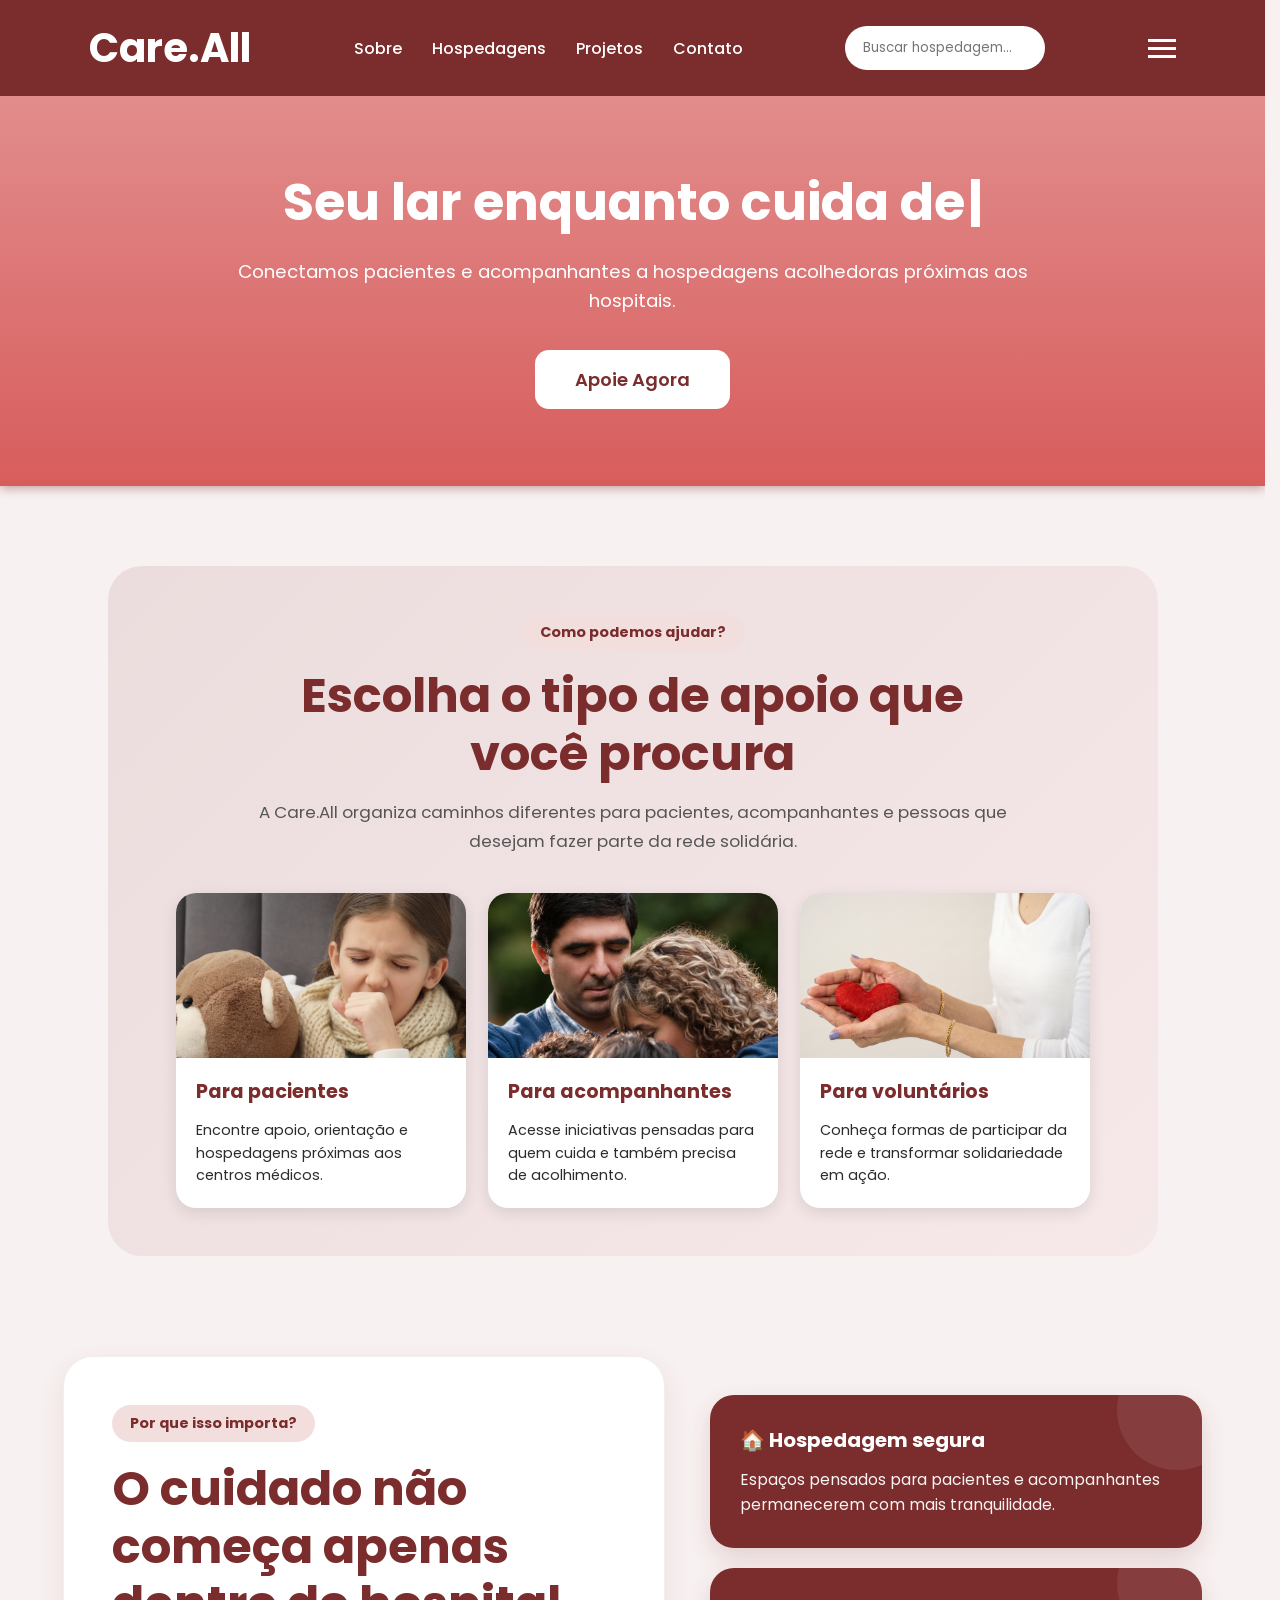
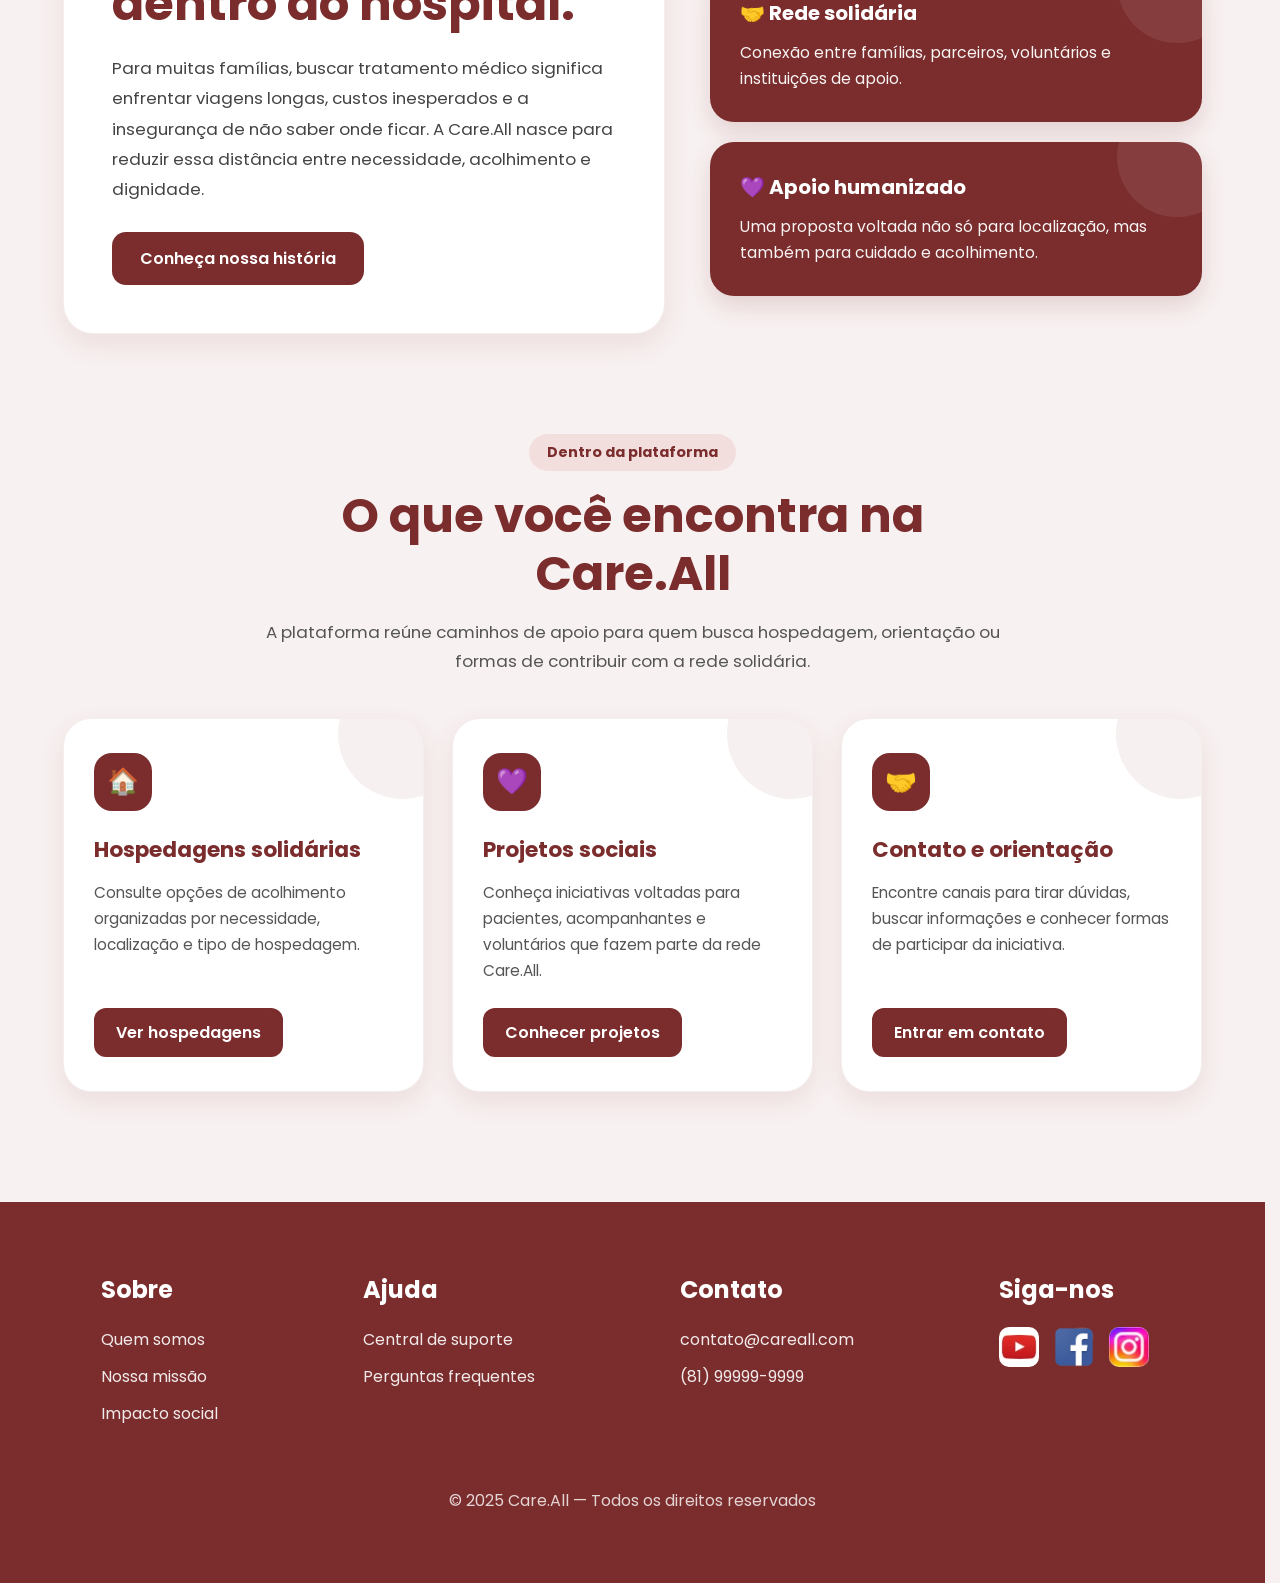
<file: index.html>
<!DOCTYPE html>
<html lang="pt-BR">

<head>
  <meta charset="UTF-8">
  <meta name="viewport" content="width=device-width, initial-scale=1.0">
  <title>Care.All</title>
  <link rel="preconnect" href="https://fonts.googleapis.com">
  <link href="https://fonts.googleapis.com/css2?family=Poppins:wght@300;400;500;600;700&display=swap" rel="stylesheet">
  <link rel="stylesheet" href="style.css">
</head>

<body>

  <header>
    <a href="index.html">
      <div class="logo">Care.All</div>
    </a>

    <nav>
      <a href="sobre.html">Sobre</a>
      <a href="hospedagens.html">Hospedagens</a>
      <a href="projetos.html">Projetos</a>
      <a href="contato.html">Contato</a>
    </nav>

    <input type="text" class="search" placeholder="Buscar hospedagem...">

    <div class="menu-hamburguer" id="menu-hamburguer">
      <span></span>
      <span></span>
      <span></span>
    </div>

    <div class="menu-user" id="menu-user">
      <a href="#">Minha conta</a>
      <a href="#">Minhas hospedagens</a>
      <a href="#">Configurações</a>
      <button id="toggle-theme">Dark/Light</button>
      <a href="#">Sair</a>
    </div>

  </header>

  <main>
    <section class="hero">
      <div class="hero-content">
        <h1 id="typing-text"></h1>
        <p>Conectamos pacientes e acompanhantes a hospedagens acolhedoras próximas aos hospitais.</p>
        <button>Apoie Agora</button>
      </div>
    </section>

    <section class="publicos-home">
      <div class="section-header">
        <span>Como podemos ajudar?</span>
        <h2>Escolha o tipo de apoio que você procura</h2>
        <p>
          A Care.All organiza caminhos diferentes para pacientes, acompanhantes e pessoas
          que desejam fazer parte da rede solidária.
        </p>
      </div>

      <div class="cards">
        <a class="card" href="projetos.html?aba=pacientes">
          <img src="img/home/pacientes.png" alt="Paciente">
          <div class="card-content">
            <h3>Para pacientes</h3>
            <p>Encontre apoio, orientação e hospedagens próximas aos centros médicos.</p>
          </div>
        </a>

        <a class="card" href="projetos.html?aba=acompanhantes">
          <img src="img/home/acompanhantes.png" alt="Acompanhante">
          <div class="card-content">
            <h3>Para acompanhantes</h3>
            <p>Acesse iniciativas pensadas para quem cuida e também precisa de acolhimento.</p>
          </div>
        </a>

        <a class="card" href="projetos.html?aba=voluntarios">
          <img src="img/home/voluntarios.png" alt="Voluntários">
          <div class="card-content">
            <h3>Para voluntários</h3>
            <p>Conheça formas de participar da rede e transformar solidariedade em ação.</p>
          </div>
        </a>
      </div>
    </section>

    <section class="home-impacto">
      <div class="home-impacto-texto">
        <span>Por que isso importa?</span>
        <h2>O cuidado não começa apenas dentro do hospital.</h2>
        <p>
          Para muitas famílias, buscar tratamento médico significa enfrentar viagens longas,
          custos inesperados e a insegurança de não saber onde ficar. A Care.All nasce para
          reduzir essa distância entre necessidade, acolhimento e dignidade.
        </p>
        <a href="sobre.html">Conheça nossa história</a>
      </div>

      <div class="home-impacto-cards">
        <div>
          <strong>🏠 Hospedagem segura</strong>
          <p>Espaços pensados para pacientes e acompanhantes permanecerem com mais tranquilidade.</p>
        </div>

        <div>
          <strong>🤝 Rede solidária</strong>
          <p>Conexão entre famílias, parceiros, voluntários e instituições de apoio.</p>
        </div>

        <div>
          <strong>💜 Apoio humanizado</strong>
          <p>Uma proposta voltada não só para localização, mas também para cuidado e acolhimento.</p>
        </div>
      </div>
    </section>

    <section class="home-recursos">
      <div class="section-header">
        <span>Dentro da plataforma</span>
        <h2>O que você encontra na Care.All</h2>
        <p>
          A plataforma reúne caminhos de apoio para quem busca hospedagem,
          orientação ou formas de contribuir com a rede solidária.
        </p>
      </div>

      <div class="home-recursos-grid">

        <article class="home-recurso-card">
          <div class="recurso-icone">🏠</div>
          <h3>Hospedagens solidárias</h3>
          <p>
            Consulte opções de acolhimento organizadas por necessidade, localização
            e tipo de hospedagem.
          </p>
          <a href="hospedagens.html">Ver hospedagens</a>
        </article>

        <article class="home-recurso-card">
          <div class="recurso-icone">💜</div>
          <h3>Projetos sociais</h3>
          <p>
            Conheça iniciativas voltadas para pacientes, acompanhantes e voluntários
            que fazem parte da rede Care.All.
          </p>
          <a href="projetos.html">Conhecer projetos</a>
        </article>

        <article class="home-recurso-card">
          <div class="recurso-icone">🤝</div>
          <h3>Contato e orientação</h3>
          <p>
            Encontre canais para tirar dúvidas, buscar informações e conhecer formas
            de participar da iniciativa.
          </p>
          <a href="contato.html">Entrar em contato</a>
        </article>

      </div>
    </section>
  </main>

  <footer>

    <div class="footer-grid">

      <div class="footer-column">
        <h3>Sobre</h3>
        <p>Quem somos</p>
        <p>Nossa missão</p>
        <p>Impacto social</p>
      </div>

      <div class="footer-column">
        <h3>Ajuda</h3>
        <p>Central de suporte</p>
        <p>Perguntas frequentes</p>
      </div>

      <div class="footer-column">
        <h3>Contato</h3>
        <p>contato@careall.com</p>
        <p>(81) 99999-9999</p>
      </div>

      <div class="footer-column">
        <h3>Siga-nos</h3>
        <div class="social-icons">
          <img src="img/footer/youtube.png" alt="youtube_logo">
          <img src="img/footer/facebook.png" alt="facebook_logo">
          <img src="img/footer/instagram.png" alt="instagram_logo"></p>
        </div>
      </div>

    </div>

    <div class="copy">
      © 2025 Care.All — Todos os direitos reservados
    </div>

  </footer>
  <script src="script.js"></script>
</body>

</html>
</file>
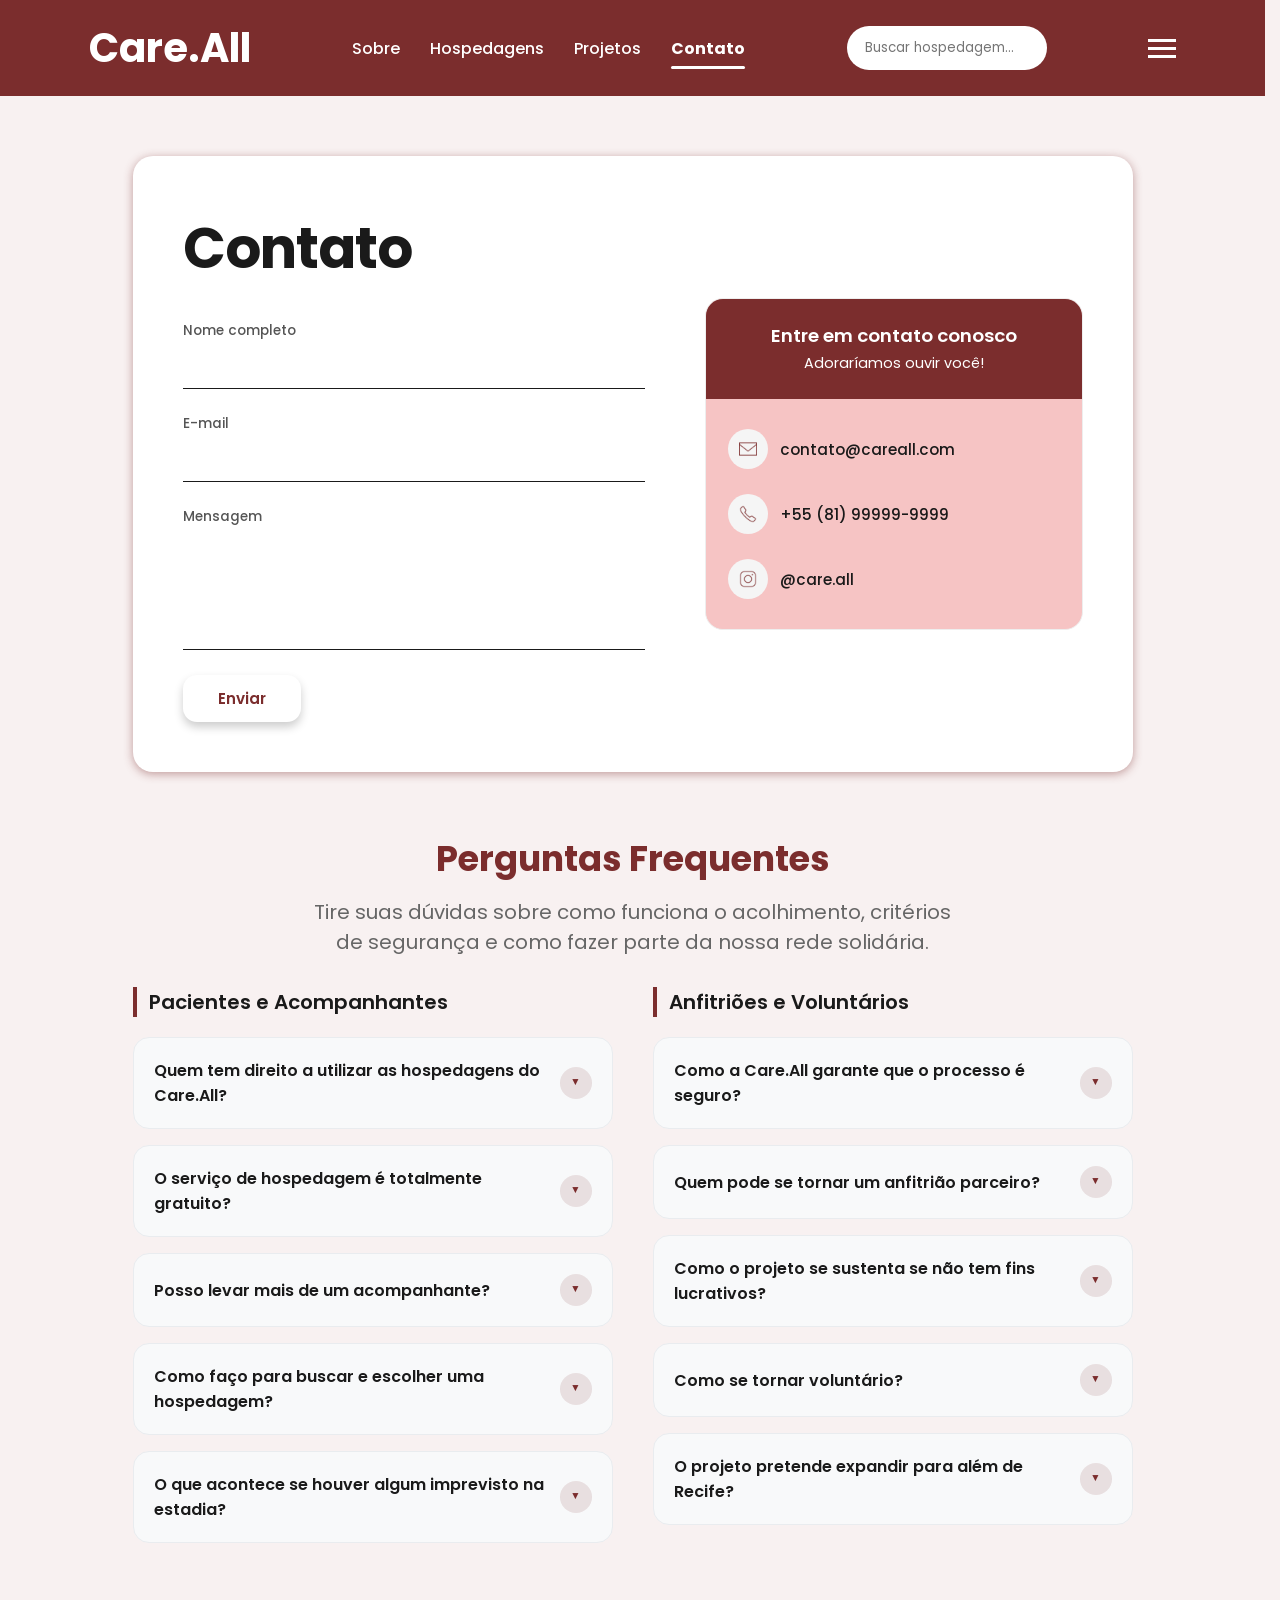
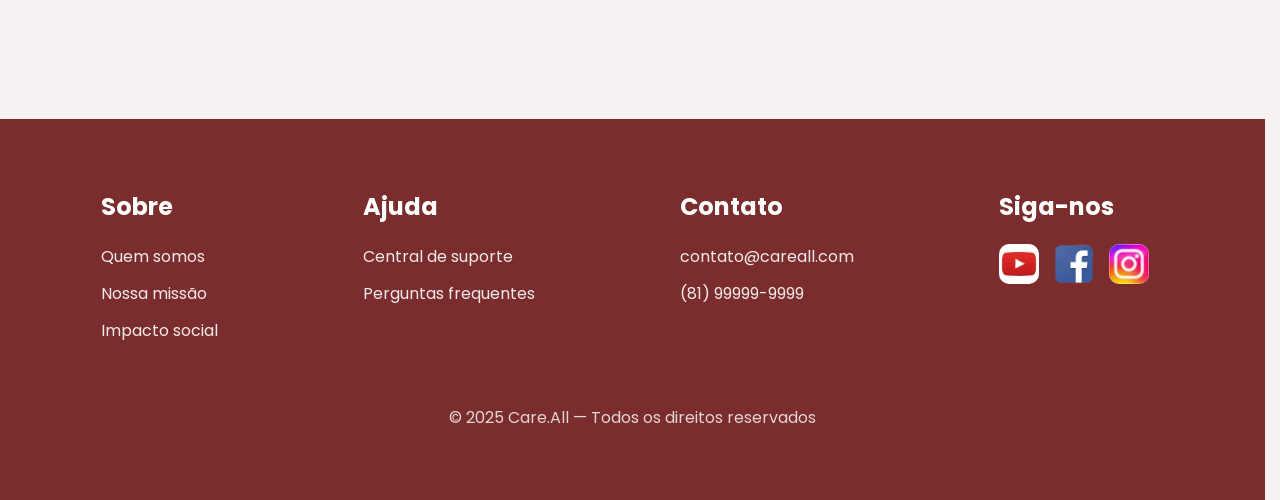
<file: contato.html>
<!DOCTYPE html>
<html lang="pt-BR">

<head>
  <meta charset="UTF-8">
  <meta name="viewport" content="width=device-width, initial-scale=1.0">
  <title>Care.All</title>
  <link rel="preconnect" href="https://fonts.googleapis.com">
  <link href="https://fonts.googleapis.com/css2?family=Poppins:wght@300;400;500;600;700&display=swap" rel="stylesheet">
  <link rel="stylesheet" href="style.css">
</head>

<body>

  <header>
    <a href="index.html">
      <div class="logo">Care.All</div>
    </a>

    <nav>
      <a href="sobre.html">Sobre</a>
      <a href="hospedagens.html">Hospedagens</a>
      <a href="projetos.html">Projetos</a>
      <a href="contato.html">Contato</a>
    </nav>

    <input type="text" class="search" placeholder="Buscar hospedagem...">

    <div class="menu-hamburguer" id="menu-hamburguer">
      <span></span>
      <span></span>
      <span></span>
    </div>

    <div class="menu-user" id="menu-user">
      <a href="#">Minha conta</a>
      <a href="#">Minhas hospedagens</a>
      <a href="#">Configurações</a>
      <button id="toggle-theme">Dark/Light</button>
      <a href="#">Sair</a>
    </div>
    
  </header>

  <main>
    <section class="contato">
      <div class="contato-content">

        <div class="contato-painel">
          <div class="contato-esquerda">
            <h2>Contato</h2>

            <form class="contato-form" id="formularioContato">
              <div class="input-group">
                <label for="nome">Nome completo</label>
                <input type="text" id="nome" required>
              </div>

              <div class="input-group">
                <label for="email">E-mail</label>
                <input type="text" id="email" required>
              </div>

              <div class="input-group">
                <label for="mensagem">Mensagem</label>
                <textarea id="mensagem" rows="4" required></textarea>
                <!-- esse <textarea> é um campo de texto grande; ou seja, cria uma caixa de texto. o "rows" são as quantidades de linhas visíveis -->
              </div>

              <button type="submit" class="button-enviar">Enviar</button>
            </form>
          </div>

          <div class="contato-info-card">
            <div class="card-topo">
              <h3>Entre em contato conosco</h3>
              <h4>Adoraríamos ouvir você!</h4>
            </div>

            <div class="card-corpo">
              <div class="info-item">
                <span class="icone">
                  <img src="img/contato-icones/email.png" alt="Ícone do email">
                </span>
                <p>contato@careall.com</p>
              </div>

              <div class="info-item">
                <span class="icone">
                  <img src="img/contato-icones/phone.png" alt="Ícone de telefone">
                </span>
                <p>+55 (81) 99999-9999</p>
              </div>

              <div class="info-item">
                <span class="icone">
                  <img src="img/contato-icones/insta.png" alt="Ícone do instagram">
                </span>
                <p>@care.all</p>
              </div>
            </div>
          </div>
        </div>

        <div class="contato-faq-secao">
          <div class="faq-header">
            <h2>Perguntas Frequentes</h2>
            <p>Tire suas dúvidas sobre como funciona o acolhimento, critérios de segurança e como fazer parte da nossa rede solidária.</p>
          </div>
         
          <div class="faq-grid">

            <div class="faq-coluna">
              <h3> Pacientes e Acompanhantes</h3>

              <details>
                <summary>Quem tem direito a utilizar as hospedagens do Care.All?</summary>
                <p>Nosso acolhimento é destinado a quem precisam enfrentar longas jornadas para tratamentos na Região Metropolina do Recife. A plataforma atende tanto o paciente que viaja sozinho quanto o acompanhante que não possuem infraestrutura para permanecer nos hospitais, oferecendo dignidade, privacidade e suporte a todos. </p>
              </details>

              <details>
                <summary>O serviço de hospedagem é totalmente gratuito?</summary>
                <p>Sim, o foco primário da nossa iniciativa é garantir o acesso totalmente gratuito. Porém, como o Care.All opera sem fins lucrativos, nossa  sustentabilidade vem de parcerias corporativas, doações e voluntariado, em alguns casos específicos pode haver uma taxa mínima e simbólica apenas para manutenção tecnológica e operacional do sistema. </p>
              </details>

              <details>
                <summary>Posso levar mais de um acompanhante?</summary>
                <p>Sim! Um grande diferencial da nossa iniciativa é que, diferentemente de algumas casas de apoio tradicionais que limitam a permanência a apenas um acompanhante, o Care.All permite que você utilize os filtros no aplicativo ou site para buscar estadias que acomodem mais de uma pessoa além do paciente.</p>
              </details>

              <details>
                <summary>Como faço para buscar e escolher uma hospedagem?</summary>
                <p>Pelo nosso site ou aplicativo, você consegue buscar hospedagens próximas aos hospitais e usar filtro por tipo de estadia, localização, tempo de permanência, necessidade de acessibilidade, entre outras ferramentas que ajudam a escolher a hospedagem que melhor se adapta à sua necessidade.</p>
              </details>

              <details>
                <summary>O que acontece se houver algum imprevisto na estadia?</summary>
                <p>Nós oferecemos um suporte humanizado 24 horas pronto para lidar com essas situações. Caso ocorra algum problema, basta acessar a aba de "Contato" do site ou aplicativo e utilizar um dos canais disponiveis para nos contatar. Se for necessário, nossa equipe realizará a realocação imediata do paciente e do acompanhante para um local seguro.</p>
              </details>
            </div>

            <div class="faq-coluna">
              <h3> Anfitriões e Voluntários</h3>

              <details>
                <summary>Como a Care.All garante que o processo é seguro?</summary>
                <p>A segurança é nossa prioridade absoluta. Todos os anfitriões, voluntários e locais cadastrados passam por uma verificação rigorosa, incluindo envio de documentação, análise de perfil e entrevistas, além de seguirem regras estritas de convivência.</p>
              </details>

              <details>
                <summary>Quem pode se tornar um anfitrião parceiro?</summary>
                <p>Moradores voluntários que tenham um espaço disponível, além de instituições locais, igrejas, ONGs e casas de apoio que queiram multiplicar seu impacto social e ajudar a acolher quem precisa.</p>
              </details>

              <details>
                <summary>Como o projeto se sustenta se não tem fins lucrativos?</summary>
                <p>Nossa sustentabilidade financeira vem de patrocínios corporativos, parcerias institucionais com entidades públicas/privadas, campanhas de financiamento coletivo e publicidade solidária na plataforma.</p>
              </details>

              <details>
                <summary>Como se tornar voluntário?</summary>
                <p>Os interessados em se engajar na nossa iniciativa como voluntários devem acessar a aba "Projetos" do nosso site ou aplicativo. Lá, você encontrar a seção de voluntariado, que detalha os projetos fixos e em andamento disponíveis para a nossa comunidade de apoio.</p>
              </details>

              <details>
                <summary>O projeto pretende expandir para além de Recife?</summary>
                <p>Sim! Entretanto, atualmente estamos na Fase Piloto, focada em consolidar a nossa rede em Recife. Como somos uma iniciativa em crescimento, a Fase 2 do projeto consistirá na replicação modular desse modelo em outras capitais que enfrentam o mesmo desafio logístico e social.</p>
              </details>

            </div>
          </div>
      

        </div>

      </div>
    </section>
  </main>

  <footer>

    <div class="footer-grid">

      <div class="footer-column">
        <h3>Sobre</h3>
        <p>Quem somos</p>
        <p>Nossa missão</p>
        <p>Impacto social</p>
      </div>

      <div class="footer-column">
        <h3>Ajuda</h3>
        <p>Central de suporte</p>
        <p>Perguntas frequentes</p>
      </div>

      <div class="footer-column">
        <h3>Contato</h3>
        <p>contato@careall.com</p>
        <p>(81) 99999-9999</p>
      </div>

      <div class="footer-column">
        <h3>Siga-nos</h3>
        <div class="social-icons">
          <img src="img/footer/youtube.png" alt="youtube_logo">
          <img src="img/footer/facebook.png" alt="facebook_logo">
          <img src="img/footer/instagram.png" alt="instagram_logo"></p>
        </div>
      </div>

    </div>

    <div class="copy">
      © 2025 Care.All — Todos os direitos reservados
    </div>

  </footer>

  <div id="modalSucesso" class="modal-container">
    <div class="modal-conteudo">

      <div class="modal-titulo-container">
        <span class="modal-icone">
          <img src="img/contato-icones/heart.png" alt="Ícone de Coração">
        </span>
        <h3>Mensagem enviada!</h3>
      </div>
      
      <p>Obrigada por nos contatar, nossa equipe trabalhará para respondê-lo(a) em breve.</p>

      <button id="buttonFecharModal" class="button-fechar"> Ok, fechar</button>

    </div>
  </div>

  <script src="script.js"></script>
</body>

</html>
</file>
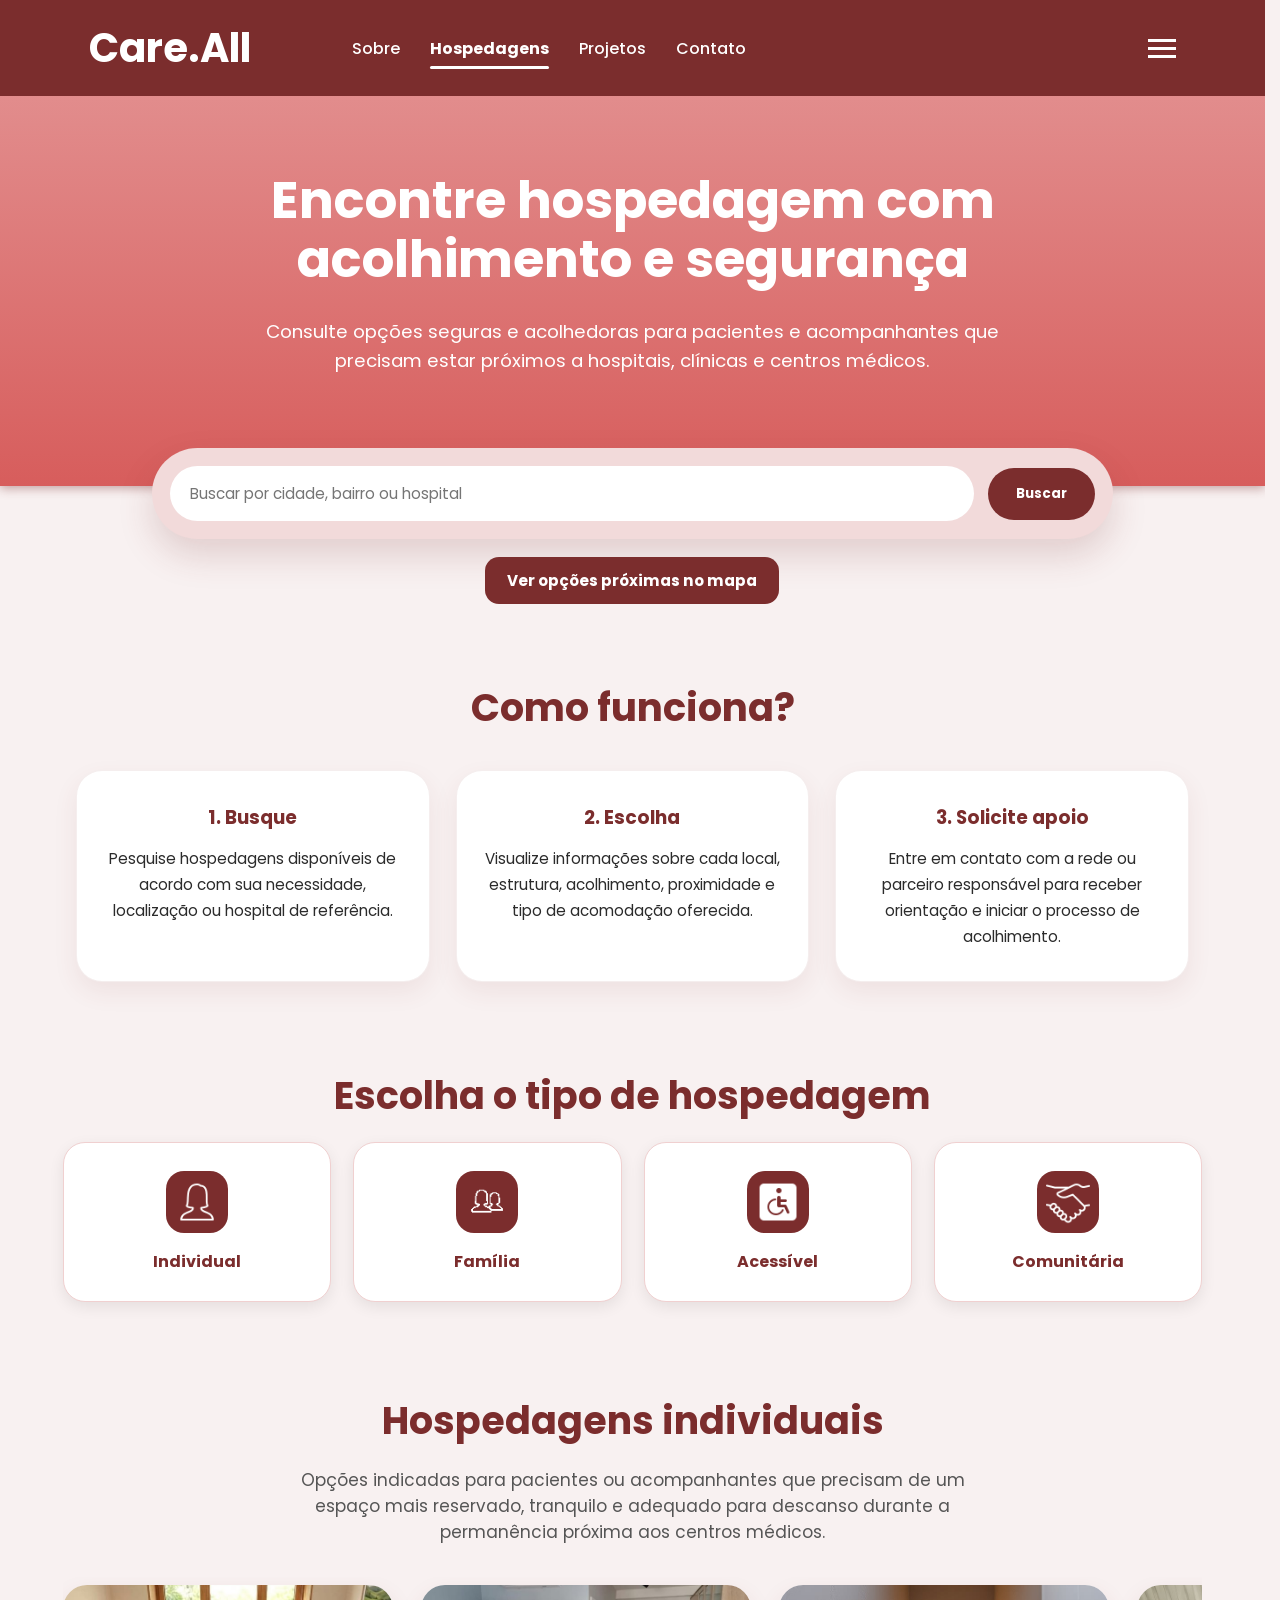
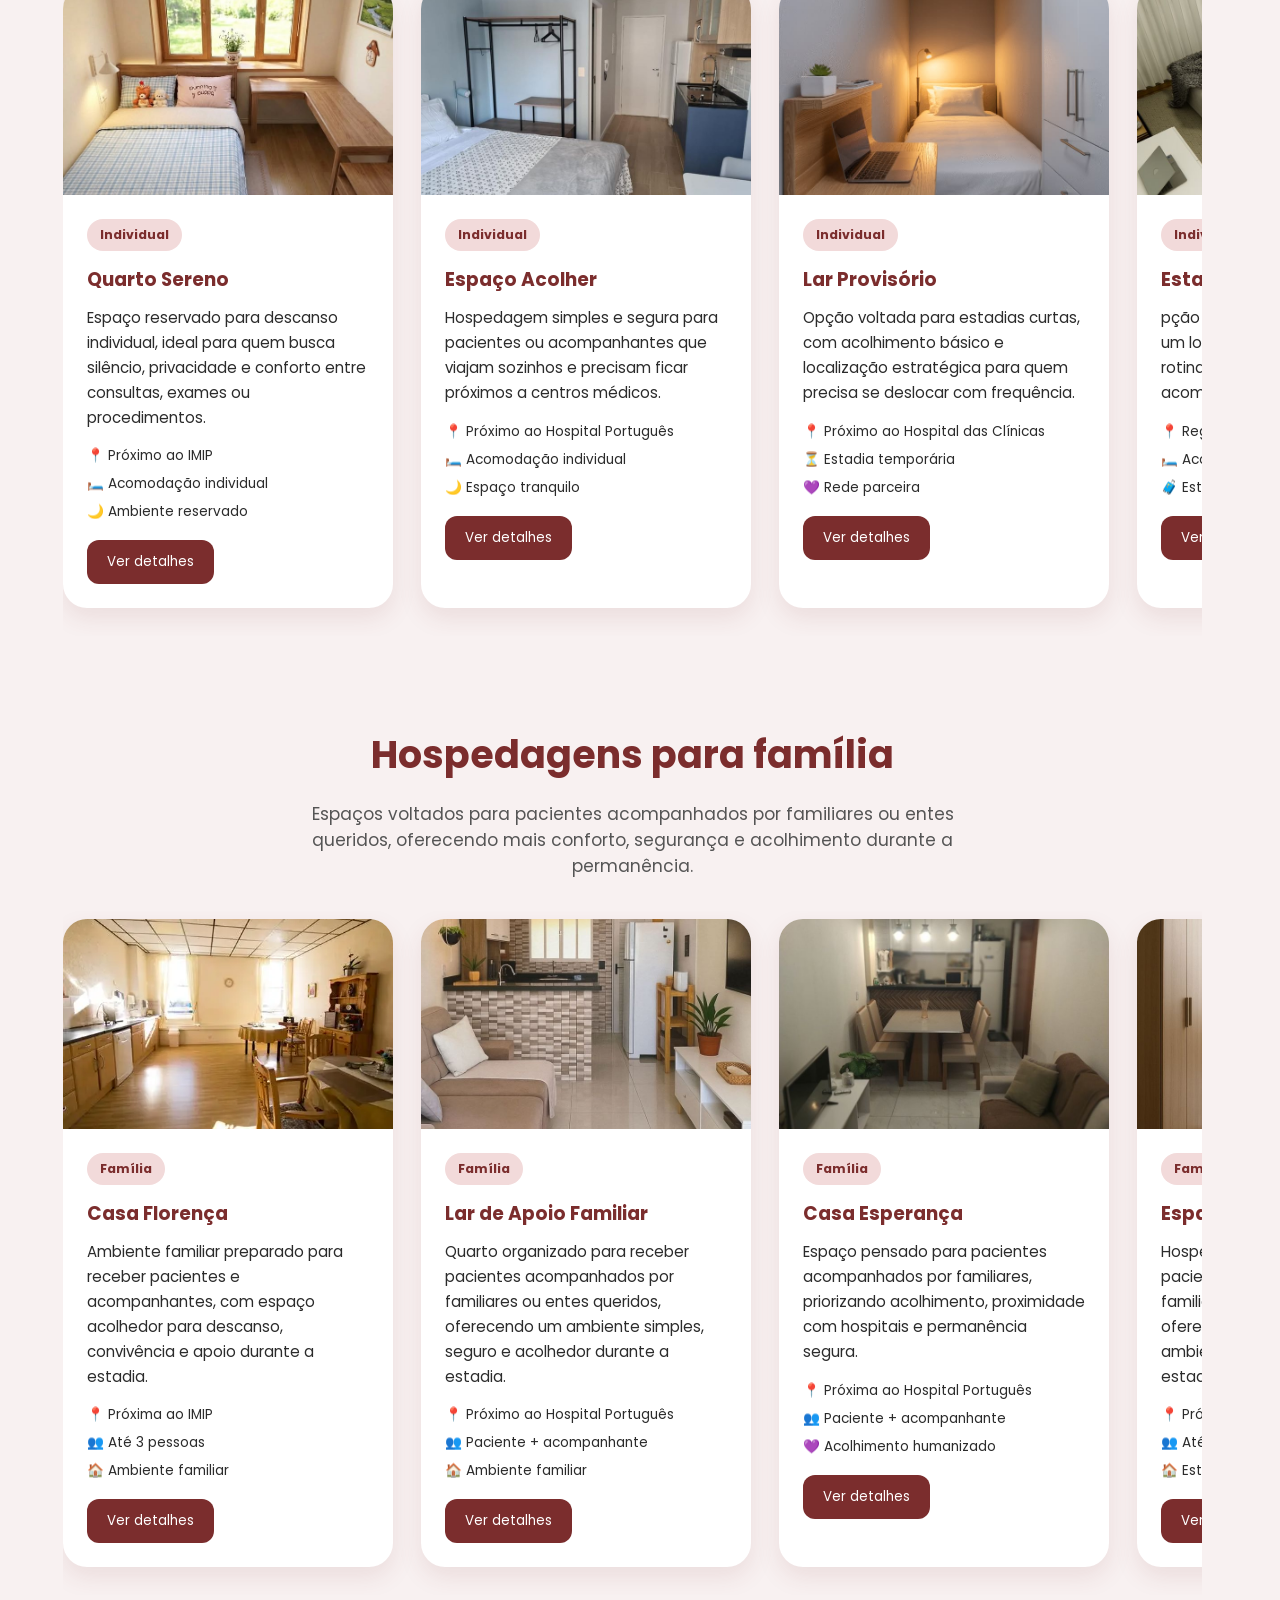
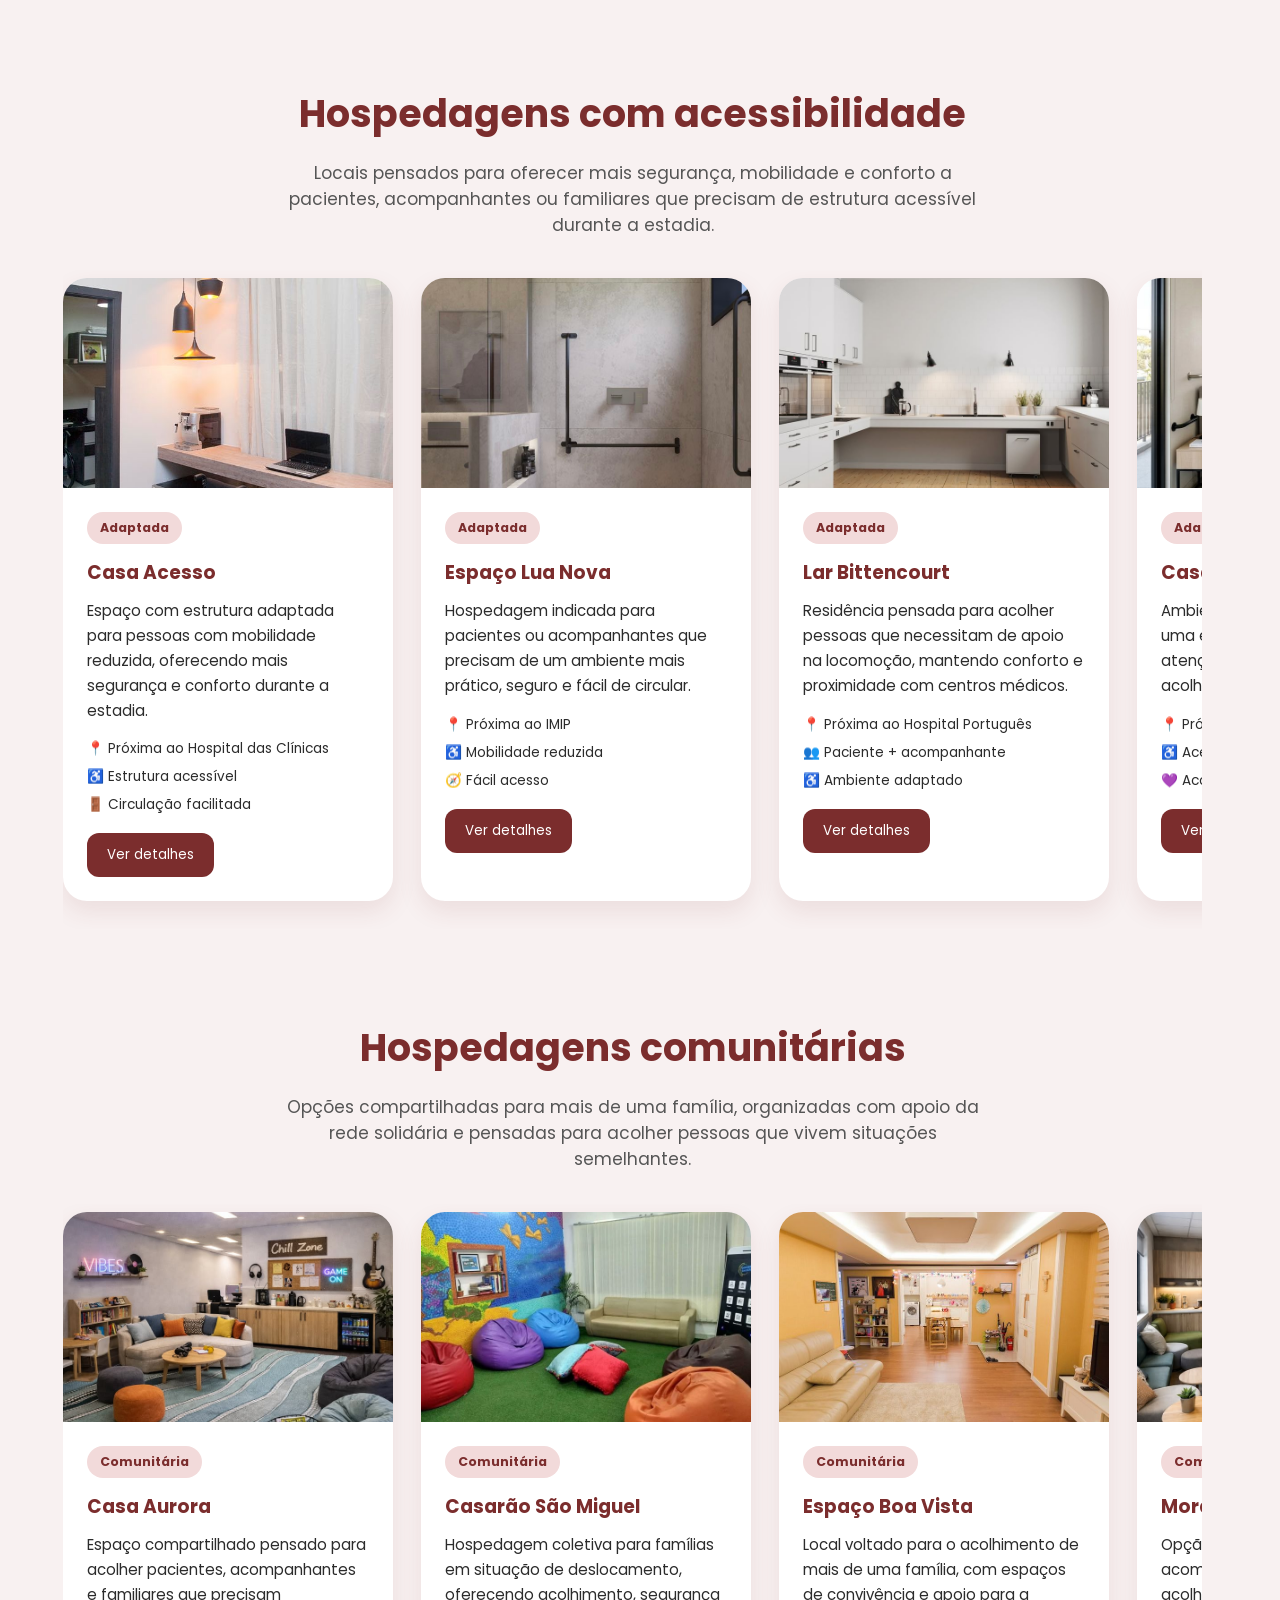
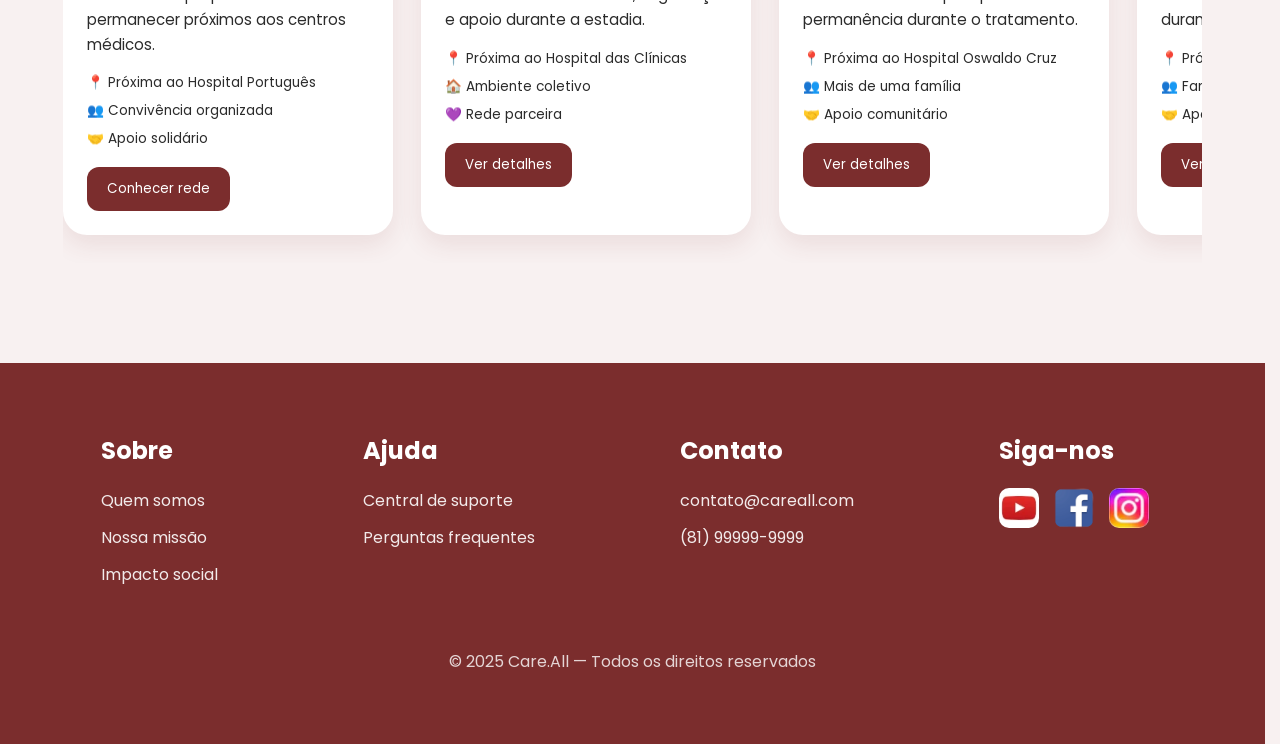
<file: hospedagens.html>
<!DOCTYPE html>
<html lang="pt-BR">

<head>
  <meta charset="UTF-8">
  <meta name="viewport" content="width=device-width, initial-scale=1.0">
  <title>Care.All</title>
  <link rel="preconnect" href="https://fonts.googleapis.com">
  <link href="https://fonts.googleapis.com/css2?family=Poppins:wght@300;400;500;600;700&display=swap" rel="stylesheet">
  <link rel="stylesheet" href="style.css">
</head>

<body class="pagina-hospedagens">

  <header>
    <a href="index.html">
      <div class="logo">Care.All</div>
    </a>

    <nav>
      <a href="sobre.html">Sobre</a>
      <a href="hospedagens.html">Hospedagens</a>
      <a href="projetos.html">Projetos</a>
      <a href="contato.html">Contato</a>
    </nav>

    <input type="text" class="search" placeholder="Buscar hospedagem...">

    <div class="menu-hamburguer" id="menu-hamburguer">
      <span></span>
      <span></span>
      <span></span>
    </div>

    <div class="menu-user" id="menu-user">
      <a href="#">Minha conta</a>
      <a href="#">Minhas hospedagens</a>
      <a href="#">Configurações</a>
      <button id="toggle-theme">Dark/Light</button>
      <a href="#">Sair</a>
    </div>

  </header>

  <main>

    <section class="hospedagens-hero">

      <div class="hospedagens-hero-texto">

        <h1>Encontre hospedagem com acolhimento e segurança</h1>
        <p>Consulte opções seguras e acolhedoras para pacientes e acompanhantes que precisam estar próximos a hospitais,
          clínicas e centros médicos.</p>

      </div>

    </section>

    <section class="busca-hospedagens" aria-label="Busca de hospedagens">
      <div class="busca-box">

        <input type="text" placeholder="Buscar por cidade, bairro ou hospital"
          aria-label="Buscar hospedagem por cidade, bairro ou hospital">

        <button type="button">Buscar</button>
      </div>

      <a href="https://www.google.com/maps/search/hospedagens+próximas+a+hospitais/" target="_blank" class="mapa-link">
        Ver opções próximas no mapa   
      </a>

    </section>

    <section class="estado-busca" id="estado-busca">
      <h2>Busque uma hospedagem</h2>
      <p>Digite uma cidade, bairro ou hospital para encontrar opções de acolhimento próximas.</p>
    </section>

    <div class="conteudo-hospedagens">

      <section class="como-funciona">
        <h2>Como funciona?</h2>

        <div class="como-grid">

          <div class="como-card">
            <h3>1. Busque</h3>
            <p>Pesquise hospedagens disponíveis de acordo com sua necessidade, localização ou hospital de referência.
            </p>
          </div>

          <div class="como-card">
            <h3>2. Escolha</h3>
            <p>Visualize informações sobre cada local, estrutura, acolhimento,
              proximidade e tipo de acomodação oferecida.</p>
          </div>

          <div class="como-card">
            <h3>3. Solicite apoio</h3>
            <p>Entre em contato com a rede ou parceiro responsável para receber orientação e iniciar o processo de
              acolhimento.</p>
          </div>

        </div>
      </section>

      <section class="filtros-rapidos" aria-label="Filtros rápidos de hospedagem">

        <h2>Escolha o tipo de hospedagem</h2>

        <div class="filtros-grid">

          <a href="#hospedagem-solo" class="filtro-card">
            <span><img src="img/hospedagens-icones/pessoa-paciente.png" alt=""></span>
            <strong>Individual</strong>
          </a>

          <a href="#hospedagem-familia" class="filtro-card">
            <span><img src="img/hospedagens-icones/acompanhante.png" alt=""></span>
            <strong>Família</strong>
          </a>

          <a href="#hospedagem-acessivel" class="filtro-card">
            <span><img src="img/hospedagens-icones/acessibilidade.png" alt=""></span>
            <strong>Acessível</strong>
          </a>

          <a href="#hospedagem-comunitaria" class="filtro-card">
            <span><img src="img/hospedagens-icones/comunitario.png" alt=""></span>
            <strong>Comunitária</strong>
          </a>

        </div>
      </section>

      <section class="categoria-hospedagem" id="hospedagem-solo">
        <div class="secao-titulo">
          <h2>Hospedagens individuais</h2>
          <p>
            Opções indicadas para pacientes ou acompanhantes que precisam de um espaço mais reservado, tranquilo e
            adequado para descanso durante a permanência próxima aos centros médicos.
          </p>
        </div>

        <div class="hospedagens-scroll">

          <article class="hospedagem-card-horizontal">
            <img src="img/hospedagens-icones/individual/quarto-1.jpg" alt="Quarto individual simples com cama e janela">

            <div class="hospedagem-info">
              <span class="tipo-hospedagem">Individual</span>
              <h3>Quarto Sereno</h3>
              <p>
                Espaço reservado para descanso individual, ideal para quem busca silêncio, privacidade e conforto entre
                consultas, exames ou procedimentos.
              </p>

              <div class="hospedagem-detalhes">
                <span>📍 Próximo ao IMIP</span>
                <span>🛏️ Acomodação individual</span>
                <span>🌙 Ambiente reservado</span>
              </div>

              <button class="button-card" type="button">Ver detalhes</button>
            </div>
          </article>

          <article class="hospedagem-card-horizontal">
            <img src="img/hospedagens-icones/individual/quarto-2.jpg"
              alt="Quarto individual com iluminação aconchegante">

            <div class="hospedagem-info">
              <span class="tipo-hospedagem">Individual</span>
              <h3>Espaço Acolher</h3>
              <p>
                Hospedagem simples e segura para pacientes ou acompanhantes que viajam sozinhos e precisam ficar
                próximos a centros médicos.
              </p>

              <div class="hospedagem-detalhes">
                <span>📍 Próximo ao Hospital Português</span>
                <span>🛏️ Acomodação individual</span>
                <span>🌙 Espaço tranquilo</span>
              </div>

              <button class="button-card" type="button">Ver detalhes</button>
            </div>
          </article>

          <article class="hospedagem-card-horizontal">
            <img src="img/hospedagens-icones/individual/quarto-3.jpg"
              alt="Quarto individual com iluminação aconchegante">

            <div class="hospedagem-info">
              <span class="tipo-hospedagem">Individual</span>
              <h3>Lar Provisório</h3>
              <p>
                Opção voltada para estadias curtas, com acolhimento básico e localização estratégica para quem precisa
                se deslocar com frequência.
              </p>

              <div class="hospedagem-detalhes">
                <span>📍 Próximo ao Hospital das Clínicas</span>
                <span>⏳ Estadia temporária</span>
                <span>💜 Rede parceira</span>
              </div>

              <button class="button-card" type="button">Ver detalhes</button>
            </div>
          </article>

          <article class="hospedagem-card-horizontal">
            <img src="img/hospedagens-icones/individual/quarto-4.jpg"
              alt="Quarto individual com cama e área compacta de apoio">

            <div class="hospedagem-info">
              <span class="tipo-hospedagem">Individual</span>
              <h3>Estadia Tranquila</h3>
              <p>
                pção indicada para quem precisa de um local simples, calmo e próximo à rotina de consultas, exames e
                acompanhamentos médicos.
              </p>

              <div class="hospedagem-detalhes">
                <span>📍 Região central do Recife</span>
                <span>🛏️ Acomodação individual</span>
                <span>🧳 Estadia curta ou média</span>
              </div>

              <button class="button-card" type="button">Ver detalhes</button>
            </div>
          </article>

        </div>
      </section>

      <section class="categoria-hospedagem" id="hospedagem-familia">
        <div class="secao-titulo">
          <h2>Hospedagens para família</h2>
          <p>
            Espaços voltados para pacientes acompanhados por familiares ou entes queridos, oferecendo mais conforto,
            segurança e acolhimento durante a permanência.
          </p>
        </div>

        <div class="hospedagens-scroll">

          <article class="hospedagem-card-horizontal">
            <img src="img/hospedagens-icones/familia/casa-familia-1.png"
              alt="Ambiente familiar de hospedagem com sala e cozinha">

            <div class="hospedagem-info">
              <span class="tipo-hospedagem">Família</span>
              <h3>Casa Florença</h3>
              <p>
                Ambiente familiar preparado para receber pacientes e acompanhantes, com espaço acolhedor para descanso,
                convivência e apoio durante a estadia.
              </p>

              <div class="hospedagem-detalhes">
                <span>📍 Próxima ao IMIP</span>
                <span>👥 Até 3 pessoas</span>
                <span>🏠 Ambiente familiar</span>
              </div>

              <button class="button-card" type="button">Ver detalhes</button>
            </div>
          </article>

          <article class="hospedagem-card-horizontal">
            <img src="img/hospedagens-icones/familia/casa-familia-2.jpg" alt="Quarto familiar simples e organizado">

            <div class="hospedagem-info">
              <span class="tipo-hospedagem">Família</span>
              <h3>Lar de Apoio Familiar</h3>
              <p>
                Quarto organizado para receber pacientes acompanhados por familiares ou entes queridos, oferecendo um
                ambiente simples, seguro e acolhedor durante a estadia.
              </p>

              <div class="hospedagem-detalhes">
                <span>📍 Próximo ao Hospital Português</span>
                <span>👥 Paciente + acompanhante</span>
                <span>🏠 Ambiente familiar</span>
              </div>

              <button class="button-card" type="button">Ver detalhes</button>
            </div>
          </article>

          <article class="hospedagem-card-horizontal">
            <img src="img/hospedagens-icones/familia/casa-familia-3.jpg"
              alt="Sala de convivência em hospedagem familiar">

            <div class="hospedagem-info">
              <span class="tipo-hospedagem">Família</span>
              <h3>Casa Esperança</h3>
              <p>
                Espaço pensado para pacientes acompanhados por familiares, priorizando acolhimento, proximidade com
                hospitais e permanência segura.
              </p>

              <div class="hospedagem-detalhes">
                <span>📍 Próxima ao Hospital Português</span>
                <span>👥 Paciente + acompanhante</span>
                <span>💜 Acolhimento humanizado</span>
              </div>

              <button class="button-card" type="button">Ver detalhes</button>
            </div>
          </article>

          <article class="hospedagem-card-horizontal">
            <img src="img/hospedagens-icones/familia/casa-familia- 4.jpg" alt="Quarto familiar claro e acolhedor">

            <div class="hospedagem-info">
              <span class="tipo-hospedagem">Família</span>
              <h3>Espaço Laços</h3>
              <p>
                Hospedagem voltada para pacientes acompanhados por familiares ou entes queridos, oferecendo apoio,
                conforto e um ambiente tranquilo durante a estadia.
              </p>

              <div class="hospedagem-detalhes">
                <span>📍 Próxima ao Hospital Oswaldo Cruz</span>
                <span>👥 Até 4 pessoas</span>
                <span>🏠 Estadia familiar</span>
              </div>

              <button class="button-card" type="button">Ver detalhes</button>
            </div>
          </article>

        </div>
      </section>

      <section class="categoria-hospedagem" id="hospedagem-acessivel">
        <div class="secao-titulo">
          <h2>Hospedagens com acessibilidade</h2>
          <p>Locais pensados para oferecer mais segurança, mobilidade e conforto a pacientes, acompanhantes ou
            familiares que precisam de estrutura acessível durante a estadia.</p>
        </div>

        <div class="hospedagens-scroll">

          <article class="hospedagem-card-horizontal">
            <img src="img/hospedagens-icones/acessibilidade/acessivel-1.jpg"
              alt="Ambiente adaptado com cadeira de rodas e espaço de apoio">

            <div class="hospedagem-info">
              <span class="tipo-hospedagem">Adaptada</span>
              <h3>Casa Acesso</h3>
              <p>Espaço com estrutura adaptada para pessoas com mobilidade reduzida, oferecendo mais segurança e
                conforto durante a estadia.
              </p>

              <div class="hospedagem-detalhes">
                <span>📍 Próxima ao Hospital das Clínicas</span>
                <span>♿ Estrutura acessível</span>
                <span>🚪 Circulação facilitada</span>
              </div>

              <button class="button-card" type="button">Ver detalhes</button>
            </div>
          </article>

          <article class="hospedagem-card-horizontal">
            <img src="img/hospedagens-icones/acessibilidade/acessivel-2.jpg"
              alt="Banheiro adaptado com barras de apoio e assento">

            <div class="hospedagem-info">
              <span class="tipo-hospedagem">Adaptada</span>
              <h3>Espaço Lua Nova</h3>
              <p>Hospedagem indicada para pacientes ou acompanhantes que precisam de um ambiente mais prático, seguro e
                fácil de circular.</p>

              <div class="hospedagem-detalhes">
                <span>📍 Próxima ao IMIP</span>
                <span>♿ Mobilidade reduzida</span>
                <span>🧭 Fácil acesso</span>
              </div>

              <button class="button-card" type="button">Ver detalhes</button>
            </div>
          </article>

          <article class="hospedagem-card-horizontal">
            <img src="img/hospedagens-icones/acessibilidade/acessivel-3.jpg"
              alt="Cozinha adaptada com bancada ampla e espaço de circulação">

            <div class="hospedagem-info">
              <span class="tipo-hospedagem">Adaptada</span>
              <h3>Lar Bittencourt</h3>
              <p>Residência pensada para acolher pessoas que necessitam de apoio na locomoção, mantendo conforto e
                proximidade com centros médicos.</p>

              <div class="hospedagem-detalhes">
                <span>📍 Próxima ao Hospital Português</span>
                <span>👥 Paciente + acompanhante</span>
                <span>♿ Ambiente adaptado</span>
              </div>

              <button class="button-card" type="button">Ver detalhes</button>
            </div>
          </article>

          <article class="hospedagem-card-horizontal">
            <img src="img/hospedagens-icones/acessibilidade/acessivel-4.jpg"
              alt="Quarto amplo com cama, barras de apoio e espaço de circulação">

            <div class="hospedagem-info">
              <span class="tipo-hospedagem">Adaptada</span>
              <h3>Casa Cuidado Livre</h3>
              <p>Ambiente voltado para quem busca uma estadia mais confortável, com atenção à segurança, mobilidade e
                acolhimento.</p>

              <div class="hospedagem-detalhes">
                <span>📍 Próxima ao Hospital Oswaldo Cruz</span>
                <span>♿ Acesso facilitado</span>
                <span>💜 Acolhimento seguro</span>
              </div>

              <button class="button-card" type="button">Ver detalhes</button>
            </div>
          </article>

        </div>
      </section>

      <section class="categoria-hospedagem" id="hospedagem-comunitaria">
        <div class="secao-titulo">
          <h2>Hospedagens comunitárias</h2>
          <p>Opções compartilhadas para mais de uma família, organizadas com apoio da rede solidária e pensadas para
            acolher pessoas que vivem situações semelhantes.</p>
        </div>

        <div class="hospedagens-scroll">

          <article class="hospedagem-card-horizontal">
            <img src="img/hospedagens-icones/comunitario/sala-compartilhada-1.jpg"
              alt="Sala de convivência em casa comunitária">

            <div class="hospedagem-info">
              <span class="tipo-hospedagem">Comunitária</span>
              <h3>Casa Aurora</h3>
              <p>
                Espaço compartilhado pensado para acolher pacientes, acompanhantes e familiares que precisam permanecer
                próximos aos centros médicos.
              </p>

              <div class="hospedagem-detalhes">
                <span>📍 Próxima ao Hospital Português</span>
                <span>👥 Convivência organizada</span>
                <span>🤝 Apoio solidário</span>
              </div>

              <button class="button-card" type="button">Conhecer rede</button>
            </div>
          </article>

          <article class="hospedagem-card-horizontal">
            <img src="img/hospedagens-icones/comunitario/sala-compartilhada-2.jpg"
              alt="Ambiente amplo de casa comunitária com sala e cozinha">

            <div class="hospedagem-info">
              <span class="tipo-hospedagem">Comunitária</span>
              <h3>Casarão São Miguel</h3>
              <p>
                Hospedagem coletiva para famílias em situação de deslocamento, oferecendo acolhimento, segurança e apoio
                durante a estadia.
              </p>

              <div class="hospedagem-detalhes">
                <span>📍 Próxima ao Hospital das Clínicas</span>
                <span>🏠 Ambiente coletivo</span>
                <span>💜 Rede parceira</span>
              </div>

              <button class="button-card" type="button">Ver detalhes</button>
            </div>
          </article>

          <article class="hospedagem-card-horizontal">
            <img src="img/hospedagens-icones/comunitario/sala-compartilhada-3.jpg"
              alt="Área compartilhada com mesa e espaço de apoio">

            <div class="hospedagem-info">
              <span class="tipo-hospedagem">Comunitária</span>
              <h3>Espaço Boa Vista</h3>
              <p>
                Local voltado para o acolhimento de mais de uma família, com espaços de convivência e apoio para a
                permanência durante o tratamento.
              </p>

              <div class="hospedagem-detalhes">
                <span>📍 Próxima ao Hospital Oswaldo Cruz</span>
                <span>👥 Mais de uma família</span>
                <span>🤝 Apoio comunitário</span>
              </div>

              <button class="button-card" type="button">Ver detalhes</button>
            </div>
          </article>

          <article class="hospedagem-card-horizontal">
            <img src="img/hospedagens-icones/comunitario/sala-compartilhada-4.jpg"
              alt="Sala compartilhada com puffs e espaço de convivência">

            <div class="hospedagem-info">
              <span class="tipo-hospedagem">Comunitária</span>
              <h3>Morada Pedrosa</h3>
              <p>
                Opção compartilhada para famílias e acompanhantes que buscam acolhimento,
                segurança e apoio durante a estadia.
              </p>

              <div class="hospedagem-detalhes">
                <span>📍 Próxima ao Hospital Português</span>
                <span>👥 Famílias acolhidas</span>
                <span>🤝 Apoio solidário</span>
              </div>

              <button class="button-card" type="button">Ver detalhes</button>
            </div>
          </article>

        </div>
      </section>

    </div>

  </main>

  <footer>

    <div class="footer-grid">

      <div class="footer-column">
        <h3>Sobre</h3>
        <p>Quem somos</p>
        <p>Nossa missão</p>
        <p>Impacto social</p>
      </div>

      <div class="footer-column">
        <h3>Ajuda</h3>
        <p>Central de suporte</p>
        <p>Perguntas frequentes</p>
      </div>

      <div class="footer-column">
        <h3>Contato</h3>
        <p>contato@careall.com</p>
        <p>(81) 99999-9999</p>
      </div>

      <div class="footer-column">
        <h3>Siga-nos</h3>
        <div class="social-icons">
          <img src="img/footer/youtube.png" alt="youtube_logo">
          <img src="img/footer/facebook.png" alt="facebook_logo">
          <img src="img/footer/instagram.png" alt="instagram_logo"></p>
        </div>
      </div>

    </div>

    <div class="copy">
      © 2025 Care.All — Todos os direitos reservados
    </div>

  </footer>
  <script src="script.js"></script>
</body>

</html>
</file>
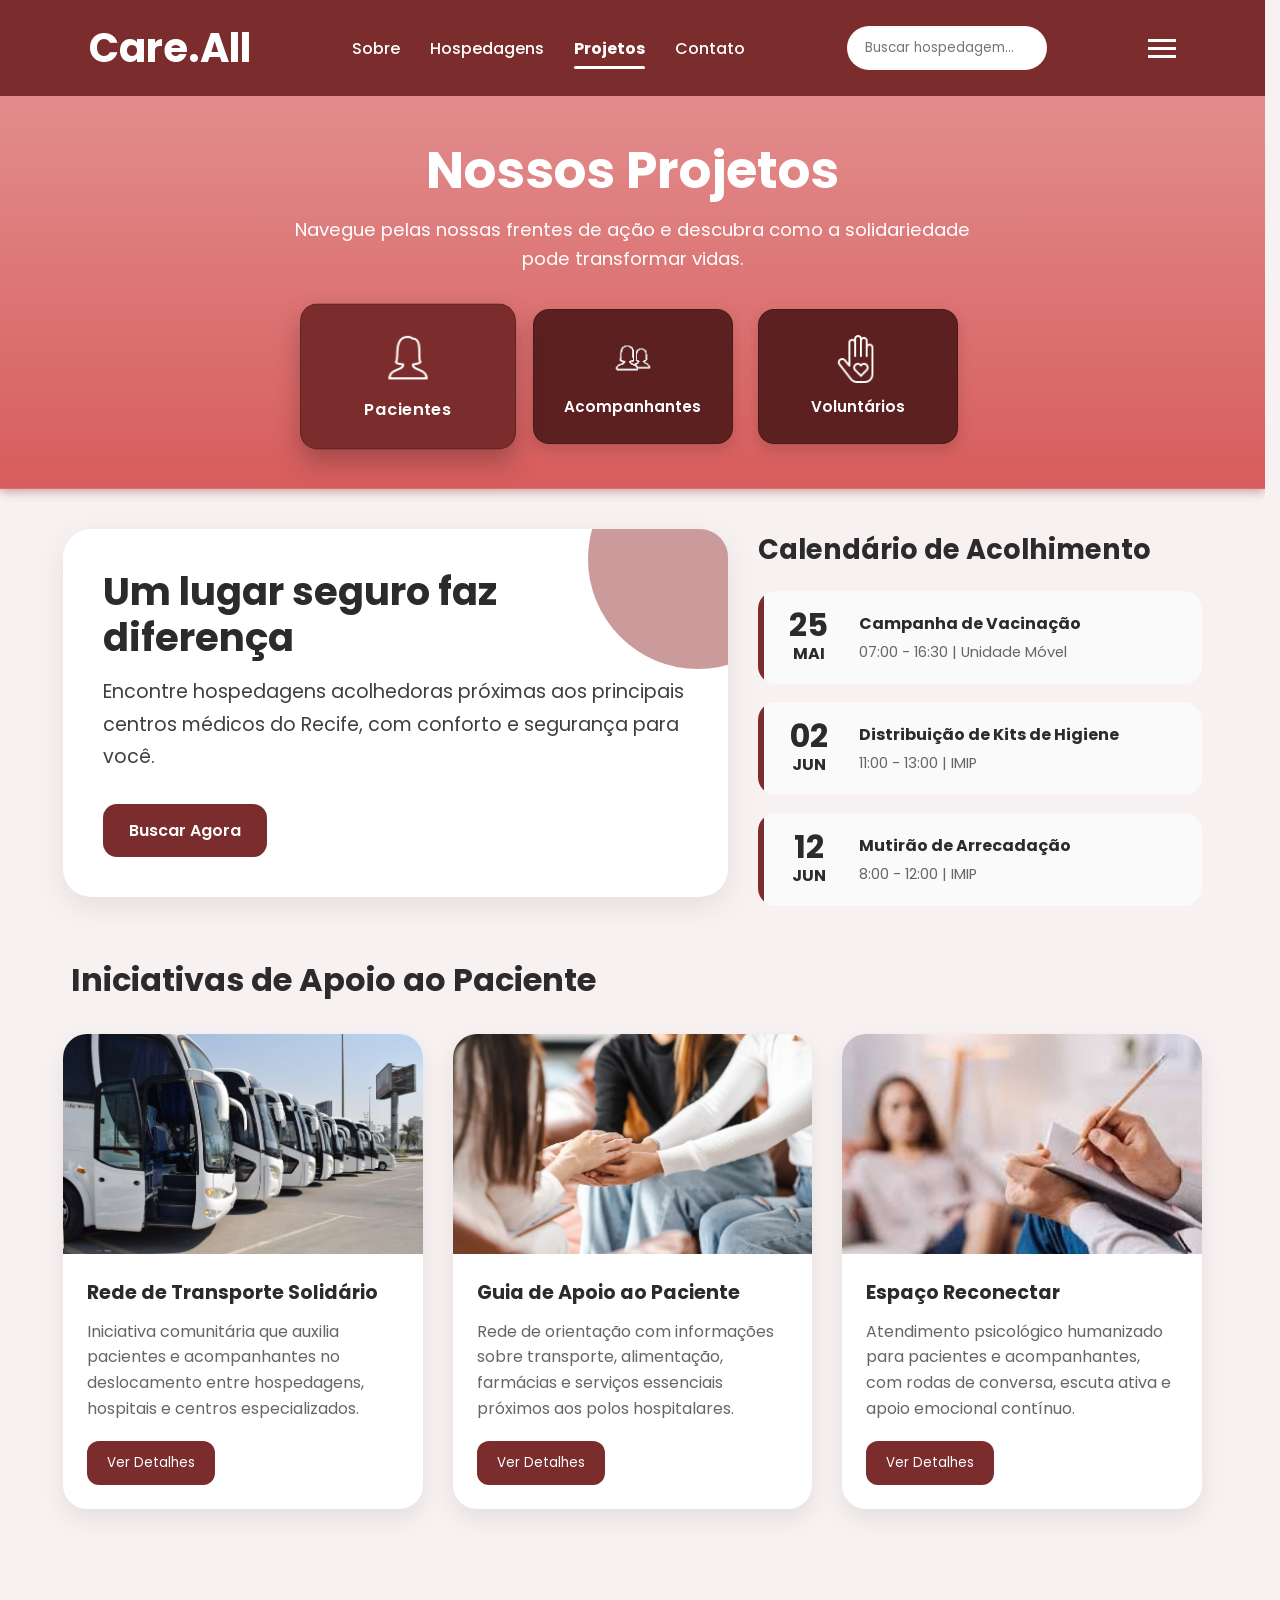
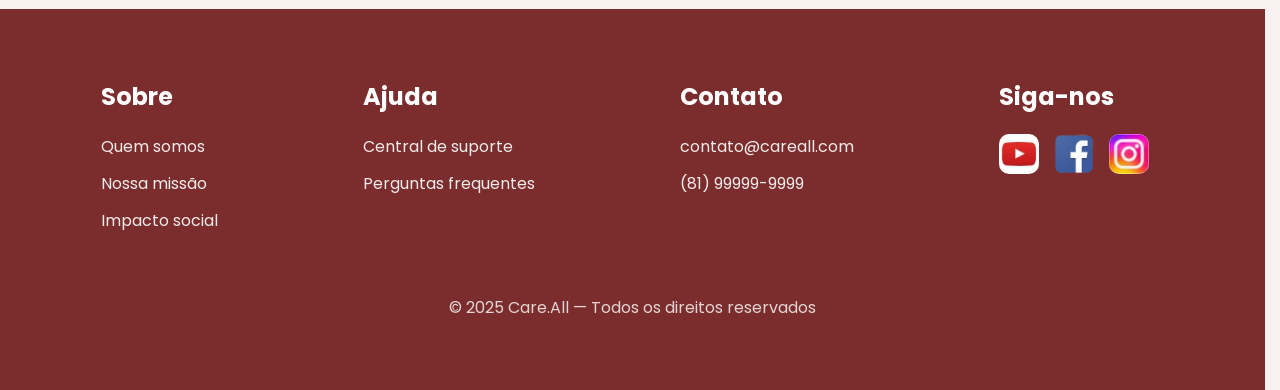
<file: projetos.html>
<!DOCTYPE html>
<html lang="pt-BR">

<head>
  <meta charset="UTF-8">
  <meta name="viewport" content="width=device-width, initial-scale=1.0">
  <title>Care.All</title>
  <link rel="preconnect" href="https://fonts.googleapis.com">
  <link href="https://fonts.googleapis.com/css2?family=Poppins:wght@300;400;500;600;700&display=swap" rel="stylesheet">
  <link rel="stylesheet" href="style.css">
</head>

<body>

  <header>
    <a href="index.html">
      <div class="logo">Care.All</div>
    </a>

    <nav>
      <a href="sobre.html">Sobre</a>
      <a href="hospedagens.html">Hospedagens</a>
      <a href="projetos.html">Projetos</a>
      <a href="contato.html">Contato</a>
    </nav>

    <input type="text" class="search" placeholder="Buscar hospedagem...">

    <div class="menu-hamburguer" id="menu-hamburguer">
      <span></span>
      <span></span>
      <span></span>
    </div>

    <div class="menu-user" id="menu-user">
      <a href="#">Minha conta</a>
      <a href="#">Minhas hospedagens</a>
      <a href="#">Configurações</a>
      <button id="toggle-theme">Dark/Light</button>
      <a href="#">Sair</a>
    </div>

  </header>

  <main>
    <section class="projetos-hero">

      <div class="projetos-hero-text">
        <h2>Nossos Projetos</h2>
        <p>Navegue pelas nossas frentes de ação e descubra como a solidariedade pode transformar vidas.</p>
      </div>

      <nav class="projetos-abas-menu">

        <button class="aba-button" data-aba="pacientes">
          <div class="aba-icone">
            <span class="icone-placeholder">
              <img src="img/projetos-icones/pessoa-paciente.png" alt="Ícone de Paciente">
            </span>
            <span>Pacientes</span>
          </div>
        </button>

        <button class="aba-button" data-aba="acompanhantes">
          <div class="aba-icone">
            <span class="icone-placeholder">
              <img src="img/projetos-icones/acompanhante.png" alt="Ícone de Acompanhante">
            </span>
            <span>Acompanhantes</span>
          </div>
        </button>

        <button class="aba-button" data-aba="voluntarios">
          <div class="aba-icone">
            <span class="icone-placeholder">
              <img src="img/projetos-icones/voluntariado.png" alt="Ícone de Voluntariado">
            </span>
            <span>Voluntários</span>
          </div>
        </button>

      </nav>
    </section>

    <div class="projetos-conteudo-wrapper">

      <div class="projeto-aba-bloco ativo" id="conteudo-pacientes">

        <div class="projeto-layout-topo">

          <div class="projeto-banner">
            <div class="banner-info">
              <h3>Um lugar seguro faz diferença</h3>
              <p>Encontre hospedagens acolhedoras próximas aos principais centros médicos do Recife, com conforto e
                segurança para você.</p>
              <a href="hospedagens.html" class="button-banner">Buscar Agora</a>
            </div>
          </div>

          <div class="projeto-calendario">
            <h3>Calendário de Acolhimento</h3>
            <div class="calendario-lista">
              <div class="calendario-item cor-vinho">
                <div class="cal-data"><span>25</span>MAI</div>
                <div class="cal-info">
                  <h4>Campanha de Vacinação</h4>
                  <p>07:00 - 16:30 | Unidade Móvel</p>
                </div>
              </div>
              <div class="calendario-item cor-vinho">
                <div class="cal-data"><span>02</span>JUN</div>
                <div class="cal-info">
                  <h4>Distribuição de Kits de Higiene</h4>
                  <p>11:00 - 13:00 | IMIP</p>
                </div>
              </div>
              <div class="calendario-item cor-vinho">
                <div class="cal-data"><span>12</span>JUN</div>
                <div class="cal-info">
                  <h4>Mutirão de Arrecadação</h4>
                  <p>8:00 - 12:00 | IMIP</p>
                </div>
              </div>
            </div>
          </div>

        </div>

        <div class="projeto-vitrine-secao">
          <h3>Iniciativas de Apoio ao Paciente</h3>
          <div class="projeto-vitrine-grid">

            <div class="projeto-card">
              <img src="img/projetos-icones/cards-pacientes/bus.jpg" alt="Ônibus comunitário">
              <div class="card-detalhes">
                <h4>Rede de Transporte Solidário</h4>
                <p>Iniciativa comunitária que auxilia pacientes e acompanhantes no deslocamento entre hospedagens,
                  hospitais e centros especializados.</p>
                <button class="button-card abrir-modal-projeto" data-titulo="Rede de Transporte Solidário"
                  data-categoria="Pacientes"
                  data-descricao="Iniciativa comunitária criada para auxiliar pacientes e acompanhantes no deslocamento entre hospedagens, hospitais e centros médicos especializados."
                  data-impacto="Facilita o acesso aos atendimentos, reduz dificuldades de locomoção e oferece mais segurança durante a rotina de tratamento."
                  data-acao="Solicitar transporte">Ver
                  Detalhes</button>
              </div>
            </div>

            <div class="projeto-card">
              <img src="img/projetos-icones/cards-pacientes/acolhimento-voluntario.jpg" alt="Casa de Apoio">
              <div class="card-detalhes">
                <h4>Guia de Apoio ao Paciente</h4>
                <p>Rede de orientação com informações sobre transporte, alimentação, farmácias e serviços essenciais
                  próximos aos polos hospitalares.</p>
                <button class="button-card abrir-modal-projeto" data-titulo="Guia de Apoio ao Paciente"
                  data-categoria="Pacientes"
                  data-descricao="Recurso de orientação que reúne informações úteis sobre transporte, alimentação, farmácias, serviços de apoio e locais próximos aos principais polos hospitalares."
                  data-impacto="Ajuda pacientes e acompanhantes a se localizarem melhor, diminuindo inseguranças durante a permanência fora de casa."
                  data-acao="Falar com voluntário">Ver
                  Detalhes</button>
              </div>
            </div>

            <div class="projeto-card">
              <img src="img/projetos-icones/cards-pacientes/psicologo.jpg" alt="Casa de Apoio">
              <div class="card-detalhes">
                <h4>Espaço Reconectar</h4>
                <p>Atendimento psicológico humanizado para pacientes e acompanhantes, com rodas de conversa, escuta
                  ativa e apoio emocional contínuo.</p>
                <button class="button-card abrir-modal-projeto" data-titulo="Espaço Reconectar"
                  data-categoria="Pacientes"
                  data-descricao="Projeto de apoio emocional para pacientes e acompanhantes, com rodas de conversa, escuta ativa e atendimento psicológico humanizado durante a rotina de tratamento e acompanhamento."
                  data-impacto="Ajuda a reduzir a sobrecarga emocional de pacientes e acompanhantes, fortalecendo o cuidado, a escuta e o bem-estar durante o período longe de casa."
                  data-acao="Agendar apoio psicológico" data-acao="Agendar atendimento">Ver
                  Detalhes</button>
              </div>
            </div>

          </div>
        </div>

      </div>
      <div class="projeto-aba-bloco" id="conteudo-acompanhantes">

        <div class="projeto-layout-topo">

          <div class="projeto-banner">
            <div class="banner-info">
              <h3>Cuidar também exige cuidado</h3>
              <p>Encontre espaços acolhedores para descansar, recuperar as energias e ter mais privacidade durante o
                acompanhamento hospitalar.</p>
              <a href="hospedagens.html" class="button-banner">Encontrar Suporte</a>
            </div>
          </div>

          <div class="projeto-calendario">
            <h3>Suporte ao Cuidador</h3>
            <div class="calendario-lista">

              <div class="calendario-item cor-cinza">
                <div class="cal-data"><span>28</span>MAI</div>
                <div class="cal-info">
                  <h4>Roda de Conversa & Acolhimento</h4>
                  <p>14:00 - 16:00 | Espaço Conexão</p>
                </div>
              </div>

              <div class="calendario-item cor-cinza">
                <div class="cal-data"><span>05</span>JUN</div>
                <div class="cal-info">
                  <h4>Oficina de Saúde Emocional</h4>
                  <p>19:00 | Evento Online Integrado</p>
                </div>
              </div>

              <div class="calendario-item cor-cinza">
                <div class="cal-data"><span>05</span>JUN</div>
                <div class="cal-info">
                  <h4>Sessão de Relaxamento Guiado</h4>
                  <p>18:30 | Espaço Bem-Estar</p>
                </div>
              </div>

            </div>
          </div>

        </div>

        <div class="projeto-vitrine-secao">
          <h3>Ambientes de acolhimento</h3>
          <div class="projeto-vitrine-grid">

            <div class="projeto-card">
              <img src="img/projetos-icones/cards-acompanhantes/hospedagem-privativa.jpg" alt="Imagem de um casarão">
              <div class="card-detalhes">
                <h4>Casarão da Solidariedade</h4>
                <p>Espaço pensado para oferecer conforto, privacidade e segurança a acompanhantes durante longos
                  períodos de tratamento fora do domicílio.</p>
                <button class="button-card abrir-modal-projeto" data-titulo="Casarão da Solidariedade"
                  data-categoria="Acompanhantes"
                  data-descricao="Espaço de acolhimento voltado para acompanhantes que precisam de conforto, privacidade e segurança durante longos períodos de tratamento fora de casa."
                  data-impacto="Oferece um local digno para descanso, reduzindo o desgaste físico e emocional de quem acompanha pacientes em tratamento."
                  data-acao="Ver vagas disponíveis">Ver
                  Detalhes</button>
              </div>
            </div>

            <div class="projeto-card">
              <img src="img/projetos-icones/cards-acompanhantes/psicologo.jpg"
                alt="Imagem borrada de uma sessão de terapia">
              <div class="card-detalhes">
                <h4>Espaço Reconectar</h4>
                <p>Atendimento psicológico humanizado para pacientes e acompanhantes, com rodas de conversa, escuta
                  ativa e apoio emocional contínuo.</p>
                <button class="button-card abrir-modal-projeto" data-titulo="Espaço Reconectar"
                  data-categoria="Acompanhantes"
                  data-descricao="Projeto de apoio emocional para pacientes e acompanhantes, com rodas de conversa, escuta ativa e atendimento psicológico humanizado durante a rotina de tratamento e acompanhamento."
                  data-impacto="Ajuda a reduzir a sobrecarga emocional de pacientes e acompanhantes, fortalecendo o cuidado, a escuta e o bem-estar durante o período longe de casa."
                  data-acao="Agendar apoio psicológico" data-acao="Agendar atendimento">Ver
                  Detalhes</button>
              </div>
            </div>

            <div class="projeto-card">
              <img src="img/projetos-icones/cards-acompanhantes/area-estudo-comunitaria.jpg"
                alt="Área de estudo comunitária">
              <div class="card-detalhes">
                <h4>Ponto de Conexão Digital</h4>
                <p>Espaço equipado com internet, computadores e salas silenciosas para pacientes e acompanhantes que
                  precisam
                  estudar, trabalhar ou resolver questões pessoais durante o tratamento.</p>
                <button class="button-card abrir-modal-projeto" data-titulo="Ponto de Conexão Digital"
                  data-categoria="Acompanhantes"
                  data-descricao="Ambiente com acesso à internet, computadores e espaços silenciosos para aqueles que precisam estudar, trabalhar ou resolver demandas pessoais durante o período de tratamento."
                  data-impacto=data-impacto="Contribui para que pacientes e acompanhantes mantenham vínculos de estudo, trabalho e comunicação, mesmo estando longe de casa."
                  data-acao="Solicitar acesso">Ver
                  Detalhes</button>
              </div>
            </div>

          </div>
        </div>

      </div>
      <div class="projeto-aba-bloco" id="conteudo-voluntarios">

        <div class="projeto-layout-topo">

          <div class="projeto-banner">
            <div class="banner-info">
              <h3>Faça parte da rede Care.All</h3>
              <p>Contribua como voluntário, anfitrião ou apoiador e ajude a ampliar o acesso à hospedagem solidária.</p>
              <a href="#" class="button-banner">Quero Participar</a>
            </div>
          </div>

          <div class="projeto-calendario">
            <h3>Rede de Apoio Voluntário</h3>
            <div class="calendario-lista">

              <div class="calendario-item cor-ouro">
                <div class="cal-data"><span>30</span>MAI</div>
                <div class="cal-info">
                  <h4>Instrução Geral de Segurança</h4>
                  <p>09:00 | Entrevistas e Documentação</p>
                </div>
              </div>

              <div class="calendario-item cor-ouro">
                <div class="cal-data"><span>10</span>JUN</div>
                <div class="cal-info">
                  <h4>Mutirão de Organização de Doações</h4>
                  <p>13:00 | Separação de kits e materiais</p>
                </div>
              </div>

              <div class="calendario-item cor-ouro">
                <div class="cal-data"><span>22</span>JUN</div>
                <div class="cal-info">
                  <h4>Capacitação em Acolhimento Humanizado</h4>
                  <p>08:30 | Hospital das Clínicas - UFPE</p>
                </div>
              </div>

            </div>
          </div>

        </div>

        <div class="projeto-vitrine-secao">
          <h3>Programas Sociais em Andamento</h3>
          <div class="projeto-vitrine-grid">

            <div class="projeto-card">
              <img src="img/projetos-icones/cards-voluntarios/captacao-voluntarios.jpg" alt="Captação de voluntários">
              <div class="card-detalhes">
                <h4>Juntos Pelo Acolhimento</h4>
                <p>Projeto voltado à mobilização de parceiros, anfitriões e investidores sociais que desejam fortalecer
                  o acesso à hospedagem solidária por meio do Care.All.</p>
                <button class="button-card abrir-modal-projeto" data-titulo="Juntos Pelo Acolhimento"
                  data-categoria="Voluntários"
                  data-descricao="Projeto voltado à mobilização de parceiros, anfitriões e investidores sociais interessados em fortalecer o acesso à hospedagem solidária por meio da plataforma Care.All."
                  data-impacto="Amplia a rede de apoio da iniciativa, fortalecendo a oferta de acolhimento e tornando o projeto mais sustentável socialmente."
                  data-acao="Quero ser parceiro">Ver detalhes</button>
              </div>
            </div>

            <div class="projeto-card">
              <img src="img/projetos-icones/cards-voluntarios/voluntarios-arrecadar.jpg" alt="Voluntários organizando doações">
              <div class="card-detalhes">
                <h4>Rede de Doações Solidárias</h4>
                <p>Organização colaborativa para arrecadação e distribuição de kits de higiene, roupas e itens
                  essenciais para famílias em tratamento.</p>
                <button class="button-card abrir-modal-projeto" data-titulo="Rede de Doações Solidárias"
                  data-categoria="Voluntários"
                  data-descricao="Iniciativa colaborativa destinada à arrecadação e distribuição de kits de higiene, roupas, alimentos e outros itens essenciais para famílias em situação de deslocamento para tratamento."
                  data-impacto="Oferece suporte material imediato às famílias acolhidas, reduzindo dificuldades financeiras e ampliando a rede de solidariedade."
                  data-acao="Participar da campanha"> Ver detalhes</button>
              </div>
            </div>

            <div class="projeto-card">
              <img src="img/projetos-icones/cards-voluntarios/volutarios.jpg" alt="Equipe de voluntários em ação">
              <div class="card-detalhes">
                <h4>Equipe de Acolhimento</h4>
                <p>Voluntários preparados para orientar famílias recém-chegadas aos polos hospitalares e oferecer apoio
                  inicial durante o atendimento.</p>
                <button class="button-card abrir-modal-projeto" data-titulo="Equipe de Acolhimento"
                  data-categoria="Voluntários"
                  data-descricao="Programa formado por voluntários capacitados para orientar famílias recém-chegadas aos polos hospitalares, oferecendo apoio inicial, escuta e direcionamento."
                  data-impacto="Facilita a adaptação de pacientes e acompanhantes ao novo ambiente, oferecendo acolhimento humano logo nos primeiros contatos."
                  data-acao="Inscrever-se como voluntário">Ver detalhes
                </button>
              </div>
            </div>

          </div>
        </div>

      </div>
    </div>

    <div class="modal-projeto" id="modal-projeto">
      <div class="modal-projeto-conteudo">
        <button class="fechar-modal-projeto" id="fechar-modal-projeto" aria-label="Fechar janela de detalhes">×</button>

        <span id="modal-categoria"></span>
        <h2 id="modal-titulo"></h2>
        <p id="modal-descricao"></p>

        <div class="modal-impacto">
          <strong>Impacto do projeto:</strong>
          <p id="modal-impacto"></p>
        </div>

        <button type="button" class="modal-acao" id="modal-acao">
          Continuar
        </button>
      </div>
    </div>
  </main>

  <footer>

    <div class="footer-grid">

      <div class="footer-column">
        <h3>Sobre</h3>
        <p>Quem somos</p>
        <p>Nossa missão</p>
        <p>Impacto social</p>
      </div>

      <div class="footer-column">
        <h3>Ajuda</h3>
        <p>Central de suporte</p>
        <p>Perguntas frequentes</p>
      </div>

      <div class="footer-column">
        <h3>Contato</h3>
        <p>contato@careall.com</p>
        <p>(81) 99999-9999</p>
      </div>

      <div class="footer-column">
        <h3>Siga-nos</h3>
        <div class="social-icons">
          <img src="img/footer/youtube.png" alt="youtube_logo">
          <img src="img/footer/facebook.png" alt="facebook_logo">
          <img src="img/footer/instagram.png" alt="instagram_logo"></p>
        </div>
      </div>

    </div>

    <div class="copy">
      © 2025 Care.All — Todos os direitos reservados
    </div>

  </footer>
  <script src="script.js"></script>
</body>

</html>
</file>
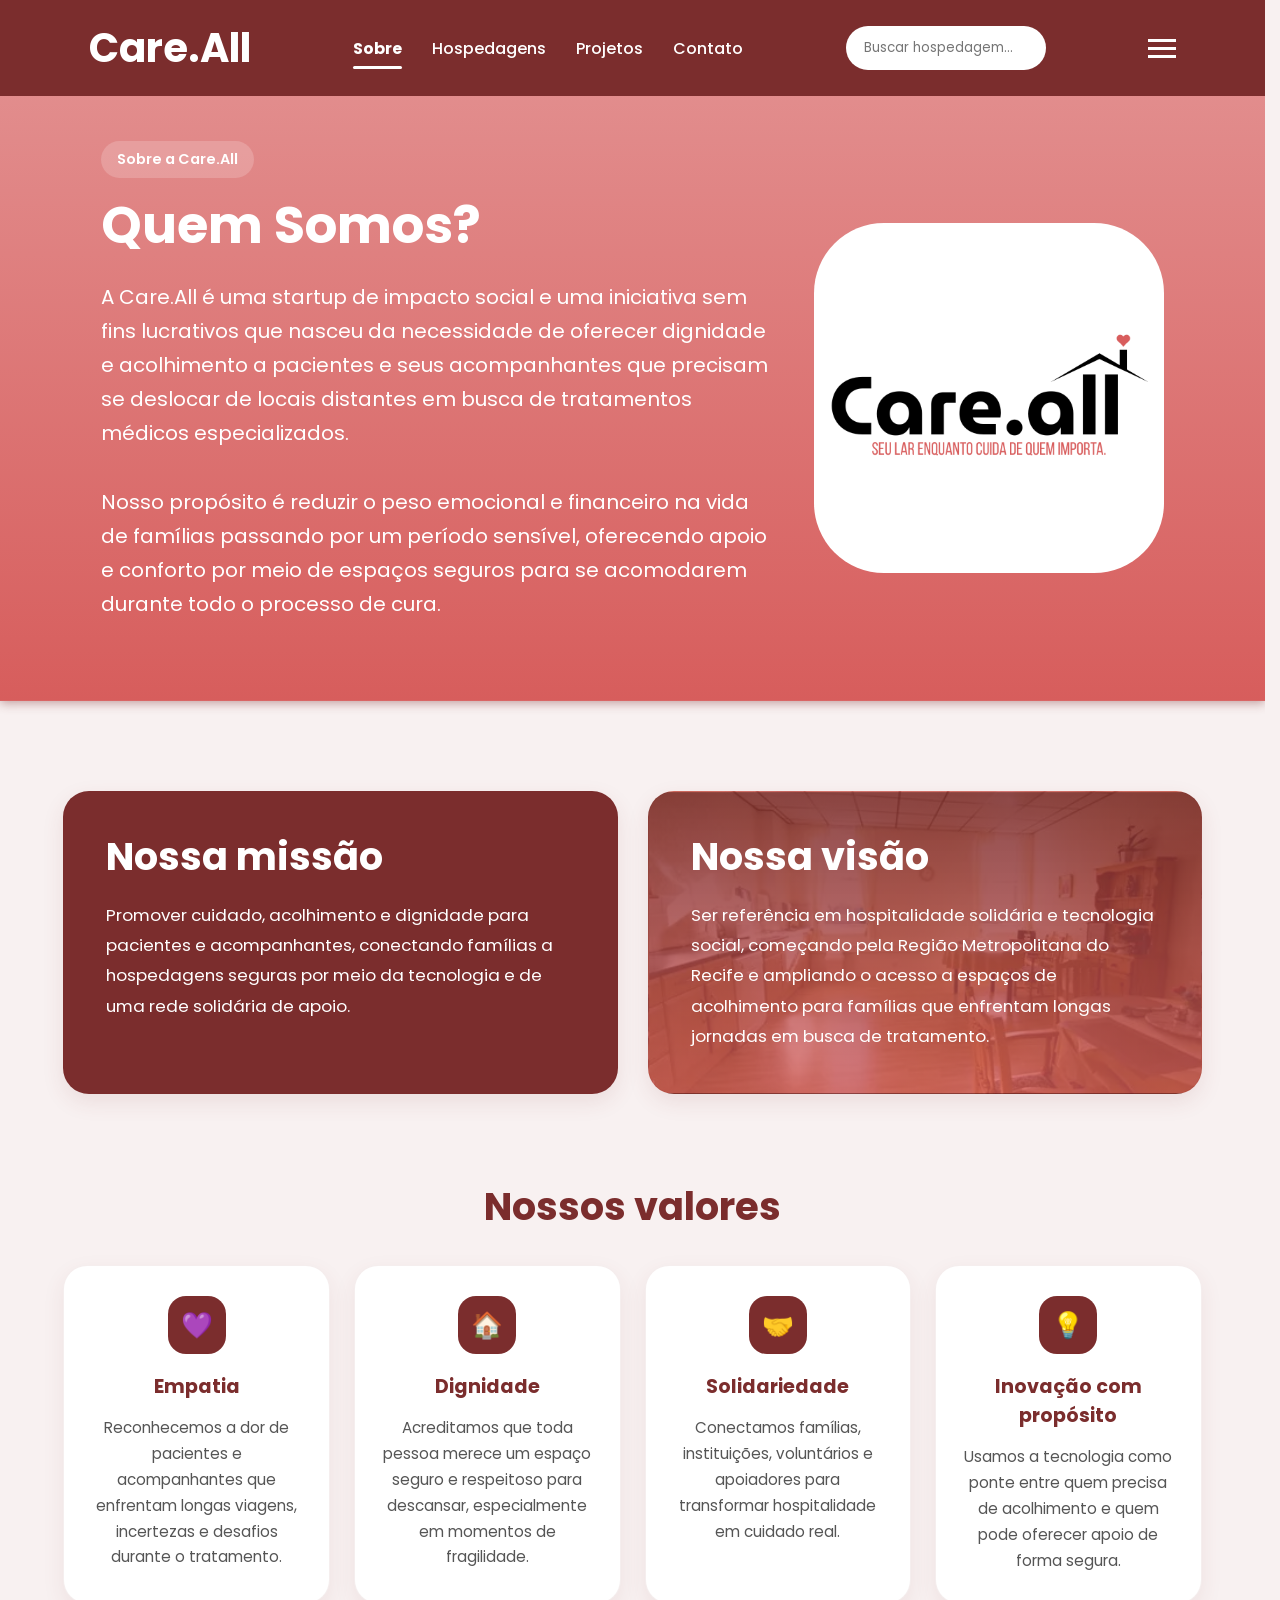
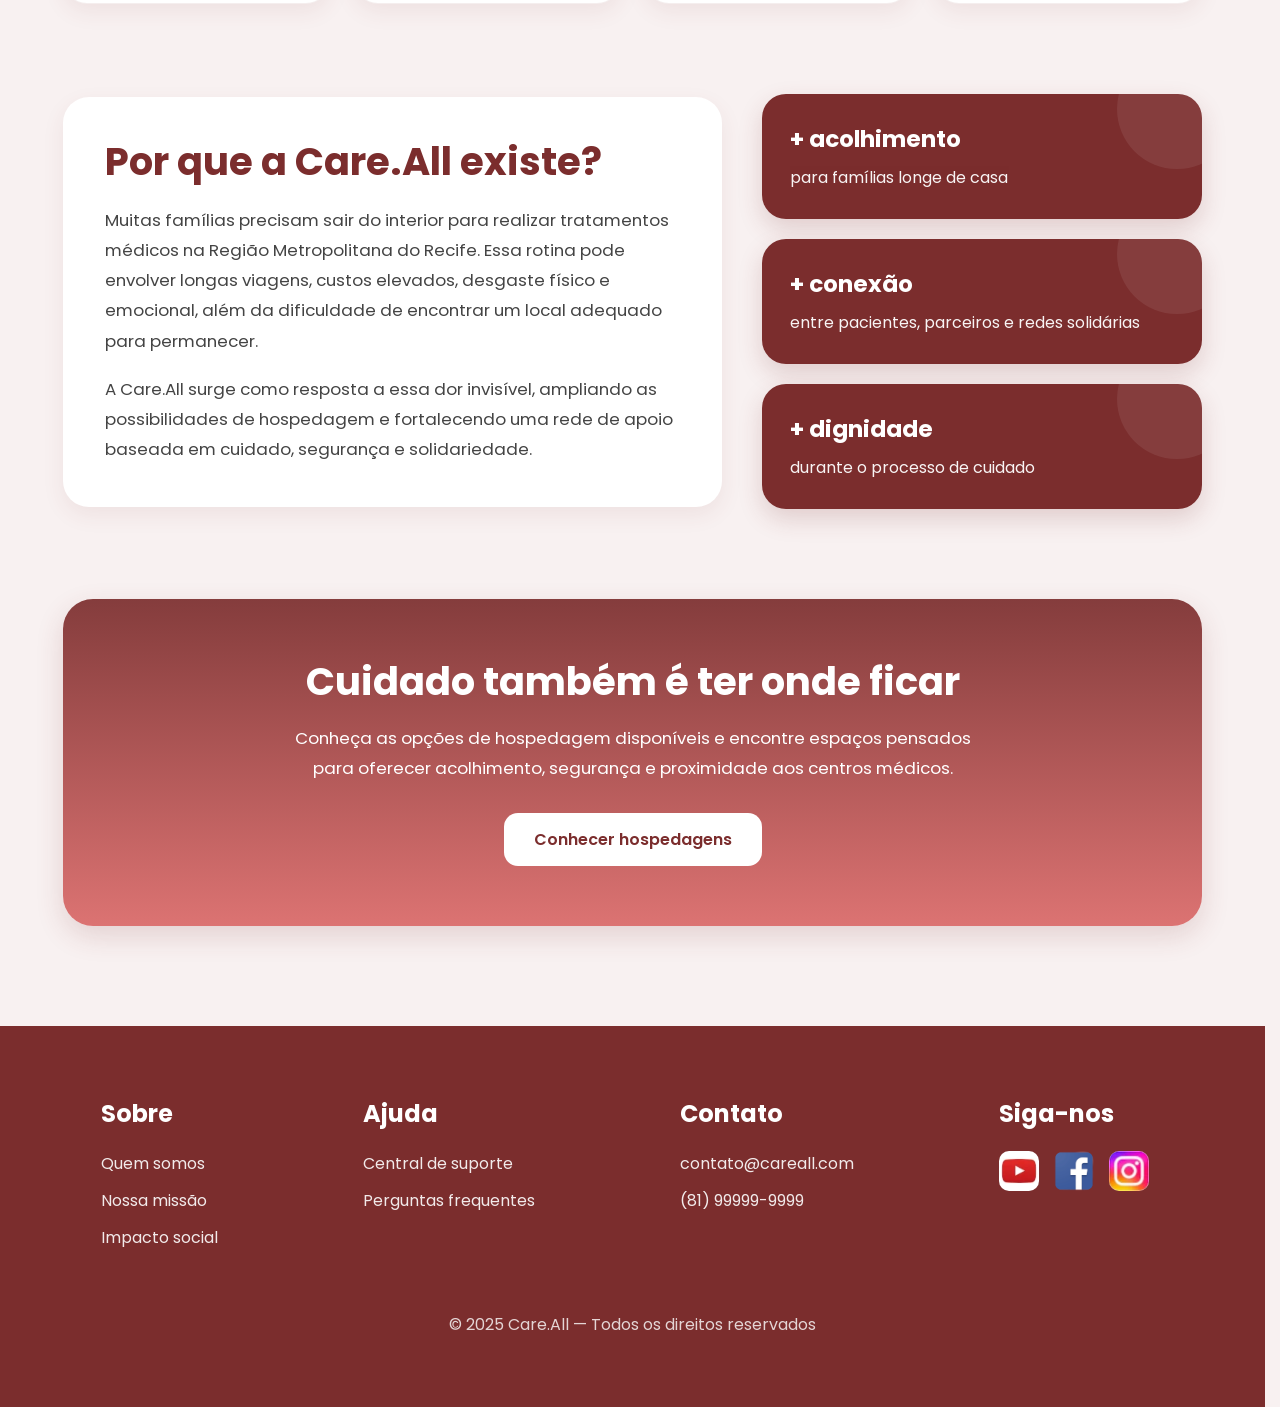
<file: sobre.html>
<!DOCTYPE html>
<html lang="pt-BR">

<head>
  <meta charset="UTF-8">
  <meta name="viewport" content="width=device-width, initial-scale=1.0">
  <title>Care.All</title>
  <link rel="preconnect" href="https://fonts.googleapis.com">
  <link href="https://fonts.googleapis.com/css2?family=Poppins:wght@300;400;500;600;700&display=swap" rel="stylesheet">
  <link rel="stylesheet" href="style.css">
</head>

<body>

  <header>
    <a href="index.html">
      <div class="logo">Care.All</div>
    </a>

    <nav>
      <a href="sobre.html">Sobre</a>
      <a href="hospedagens.html">Hospedagens</a>
      <a href="projetos.html">Projetos</a>
      <a href="contato.html">Contato</a>
    </nav>

    <input type="text" class="search" placeholder="Buscar hospedagem...">

    <div class="menu-hamburguer" id="menu-hamburguer">
      <span></span>
      <span></span>
      <span></span>
    </div>

    <div class="menu-user" id="menu-user">
      <a href="#">Minha conta</a>
      <a href="#">Minhas hospedagens</a>
      <a href="#">Configurações</a>
      <button id="toggle-theme">Dark/Light</button>
      <a href="#">Sair</a>
    </div>

  </header>

  <main>
    <section class="sobre">
      <div class="sobre-content">

        <div class="sobre-textos">
          <span class="sobre-tag">Sobre a Care.All</span>
          <h1>Quem Somos?</h1>

          <p>A Care.All é uma startup de impacto social e uma iniciativa sem fins lucrativos que nasceu da necessidade
            de oferecer dignidade e acolhimento a pacientes e seus acompanhantes que precisam se deslocar de locais
            distantes em busca de tratamentos médicos especializados.</p>

          <p>Nosso propósito é reduzir o peso emocional e financeiro na vida de famílias passando por um período
            sensível, oferecendo apoio e conforto por meio de espaços seguros para se acomodarem durante todo o processo
            de cura.</p>
        </div>

        <img src="img/sobre/logo2.png" alt="Logo da Care.All">
      </div>
    </section>

    <section class="sobre-missao-visao">
      <div class="sobre-bloco destaque">
        <h2>Nossa missão</h2>
        <p>Promover cuidado, acolhimento e dignidade para pacientes e acompanhantes, conectando famílias a hospedagens
          seguras por meio da tecnologia e de uma rede solidária de apoio.</p>
      </div>

      <div class="sobre-bloco imagem-fundo">
        <h2>Nossa visão</h2>
        <p>Ser referência em hospitalidade solidária e tecnologia social, começando pela Região Metropolitana do Recife
          e ampliando o acesso a espaços de acolhimento para famílias que enfrentam longas jornadas em busca de
          tratamento.</p>
      </div>
    </section>

    <section class="sobre-valores">
      <h2>Nossos valores</h2>

      <div class="valores-grid">
        <div class="valor-card">
          <span>💜</span>
          <h3>Empatia</h3>
          <p>
            Reconhecemos a dor de pacientes e acompanhantes que enfrentam longas viagens,
            incertezas e desafios durante o tratamento.
          </p>
        </div>

        <div class="valor-card">
          <span>🏠</span>
          <h3>Dignidade</h3>
          <p>
            Acreditamos que toda pessoa merece um espaço seguro e respeitoso para descansar,
            especialmente em momentos de fragilidade.
          </p>
        </div>

        <div class="valor-card">
          <span>🤝</span>
          <h3>Solidariedade</h3>
          <p>
            Conectamos famílias, instituições, voluntários e apoiadores para transformar
            hospitalidade em cuidado real.
          </p>
        </div>

        <div class="valor-card">
          <span>💡</span>
          <h3>Inovação com propósito</h3>
          <p>
            Usamos a tecnologia como ponte entre quem precisa de acolhimento e quem pode
            oferecer apoio de forma segura.
          </p>
        </div>
      </div>
    </section>

    <section class="sobre-impacto">
      <div class="impacto-texto">
        <h2>Por que a Care.All existe?</h2>
        <p>Muitas famílias precisam sair do interior para realizar tratamentos médicos na Região Metropolitana do
          Recife. Essa rotina pode envolver longas viagens, custos elevados, desgaste físico e emocional, além da
          dificuldade de encontrar um local adequado para permanecer.</p>
        <p>
          A Care.All surge como resposta a essa dor invisível, ampliando as possibilidades
          de hospedagem e fortalecendo uma rede de apoio baseada em cuidado, segurança
          e solidariedade.
        </p>
      </div>

      <div class="impacto-numeros">
        <div>
          <strong>+ acolhimento</strong>
          <span>para famílias longe de casa</span>
        </div>

        <div>
          <strong>+ conexão</strong>
          <span>entre pacientes, parceiros e redes solidárias</span>
        </div>

        <div>
          <strong>+ dignidade</strong>
          <span>durante o processo de cuidado</span>
        </div>
      </div>
    </section>

    <section class="sobre-cta">
      <h2>Cuidado também é ter onde ficar</h2>
      <p>Conheça as opções de hospedagem disponíveis e encontre espaços pensados para oferecer acolhimento, segurança e proximidade aos centros médicos.</p>
      <a href="hospedagens.html">Conhecer hospedagens</a>
    </section>
  </main>

  <footer>

    <div class="footer-grid">

      <div class="footer-column">
        <h3>Sobre</h3>
        <p>Quem somos</p>
        <p>Nossa missão</p>
        <p>Impacto social</p>
      </div>

      <div class="footer-column">
        <h3>Ajuda</h3>
        <p>Central de suporte</p>
        <p>Perguntas frequentes</p>
      </div>

      <div class="footer-column">
        <h3>Contato</h3>
        <p>contato@careall.com</p>
        <p>(81) 99999-9999</p>
      </div>

      <div class="footer-column">
        <h3>Siga-nos</h3>
        <div class="social-icons">
          <img src="img/footer/youtube.png" alt="youtube_logo">
          <img src="img/footer/facebook.png" alt="facebook_logo">
          <img src="img/footer/instagram.png" alt="instagram_logo"></p>
        </div>
      </div>

    </div>

    <div class="copy">
      © 2025 Care.All — Todos os direitos reservados
    </div>

  </footer>
  <script src="script.js"></script>
</body>

</html>
</file>
<file: style.css>
* {
    margin: 0;
    padding: 0;
    box-sizing: border-box;
    font-family: 'Poppins', sans-serif;
}

/*---- SCROLL SUAVE ----*/
html {
    scroll-behavior: smooth;
    scrollbar-gutter: stable;
}
/*----------------------*/

body {
    background: #f8f1f1;
    color: #2b2b2b;
}

img {
    max-width: 100%;
    display: block;
}

header {
    width: 100%;
    background: #7b2d2d;
    padding: 18px 7%;
    display: flex;
    align-items: center;
    justify-content: space-between;
    flex-wrap: wrap;
    gap: 20px;
    position: sticky;
    top: 0;
    z-index: 1000;
}

.logo {
    color: white;
    font-size: 40px;
    font-weight: 700;
}

a {
    text-decoration: none;
}

nav {
    display: flex;
    gap: 30px;
}

nav a {
    text-decoration: none;
    color: white;
    font-weight: 500;
}

.search {
    width: 200px;
    padding: 12px 18px;
    border: none;
    border-radius: 30px;
    outline: none;
}

/*---- MENU HAMBÚRGUER ANIMADO ----*/
.menu-hamburguer {
    color: #ffffff;
    display: flex;
    flex-direction: column;
    gap: 5px;
    cursor: pointer;
}

.menu-hamburguer span {
    width: 28px;
    height: 3px;
    background: white;
    display: block;
    transition: 0.3s;
}


/* animação do menu hambúrguer */
.menu-hamburguer.ativo span {
    animation: tremor 0.60s ease;
}

@keyframes tremor {
    0%   { transform: translateX(0); }
    25%  { transform: translateX(-2px); }
    50%  { transform: translateX(2px); }
    75%  { transform: translateX(-1px); }
    100% { transform: translateX(0); }
}

/*----------------------*/

.menu-hamburguer.ativo span:nth-child(1) {
    animation-delay: 0s;
}

.menu-hamburguer.ativo span:nth-child(2) {
    animation-delay: 0.05s;
}

.menu-hamburguer.ativo span:nth-child(3) {
    animation-delay: 0.1s;
}

.menu-user {
    position: absolute;
    top: 80px;
    right: 7%;
    background: white;
    border-radius: 12px;
    padding: 15px;
    display: none;
    flex-direction: column;
    gap: 10px;
    box-shadow: 0 10px 25px rgba(0, 0, 0, 0.15);
    min-width: 180px;
}

.menu-user a,
.menu-user button {
    text-decoration: none;
    background: none;
    border: none;
    text-align: left;
    font-size: 14px;
    cursor: pointer;
    color: #2b2b2b;
}

.menu-user.ativo {
    display: flex;
}

.hero {
    min-height: 60vh;
    background:
        linear-gradient(#d75c5cac, #D75D5C),
        url('images/familia.webp');
    background-size: cover;
    background-position: center;
    display: flex;
    align-items: center;
    justify-content: center;
    text-align: center;
    padding: 40px;
    box-shadow: 0 2px 10px #7b2d2d72;

}

.hero-content {
    max-width: 850px;
    color: white;
}

.hero h1 {
    font-size: 60px;
    margin-bottom: 25px;
}

#typing-text::after {
    content: "|";
    animation: blink 0.7s infinite;
    margin-left: 3px;
}

@keyframes blink {
    50% {
        opacity: 0;
    }
}

body.dark {
    background: #121212;
    color: #eaeaea;
}

/*---- DARK/LIGHT MODE ----*/
body.dark header {
    background: #250202;
}

body.dark nav a {
    color: #eaeaea;
}

body.dark .menu-user {
    background: #2e0303;
    border: 1px solid #310404;
}

body.dark .hero h1,
body.dark .hero p {
    color: white;
}
/*----------------------*/

body.dark .menu-user a,
body.dark .menu-user button {
    color: #eaeaea;
}

/* CARDS */
body.dark .card,
body.dark .room-card,
body.dark .projeto-card {
    background: #341010;
    color: #eaeaea;
}

body.dark .card-content h3 {
    color: #eaeaea;
}

body.dark .hero {
    background:
        linear-gradient(#5c2020, #541010),
        url('images/familia.webp');
    box-shadow: 0 2px 10px #2e0303;
}

body.dark footer {
    background: #2e0303;
}

body.dark .projetos-hero {
    background:
        linear-gradient(#5c2020, #541010),
        url('images/familia.webp');
    box-shadow: 0 2px 10px #2e0303;
}

body.dark .sobre {
    background:
        linear-gradient(#5c2020, #541010),
        url('images/familia.webp');
    box-shadow: 0 2px 10px #2e0303;
}

body.dark .projeto-vitrine-secao h3 {
    color: #eaeaea
}

body.dark .card-detalhes p {
    color: #eaeaea
}

body.dark .contato-painel {
    background: #5c2020;
    box-shadow: 0 2px 10px #2e0303;
}


body.dark .contato-info-card {
    background: #341010;
    border: 1px solid #250202;
}

body.dark .card-topo {
    background: #2e0303;
}

body.dark .card-topo h3,
body.dark .card-topo h4 {
    color: #eaeaea;
}

body.dark .card-corpo {
    background: #01000069;
}

body.dark .info-item p {
    color: #d0d0d0;
}

body.dark .info-item .icone {
    background: white;
}

body.dark .button-fechar {
    background: #7b2d2d;
    color: #ffffff;
}

body.dark .button-fechar:hover {
    background: #5c2020;
}

body.dark .input-group label {
    color: white;
}

body.dark .faq-coluna h3 {
    color: white;
}


body.dark .faq-header p {
    color: white;
}

body.dark .contato-esquerda h2 {
    color: white;
}

body.dark .input-group input,
body.dark .input-group textarea {
    color: white
    !important; 
}

body.dark .calendario-item h4 {
    color: #541010 ;
}

.hero p {
    font-size: 22px;
    line-height: 1.7;
    margin-bottom: 35px;
}

.hero button {
    padding: 16px 40px;
    border: none;
    border-radius: 14px;
    background: white;
    color: #7b2d2d;
    font-size: 18px;
    font-weight: 600;
    cursor: pointer;
}

.publicos-home {
    width: 90%;
    max-width: 1180px;
    margin: 80px auto 100px auto;
    padding: 55px 45px;
    border-radius: 34px;
    background:
        linear-gradient(135deg, rgba(123, 45, 45, 0.10), rgba(215, 93, 92, 0.06));
}

.publicos-home .section-header {
    margin-bottom: 38px;
}



.publicos-home .section-header h2 {
    max-width: 820px;
    margin-left: auto;
    margin-right: auto;
}

.section-header {
    text-align: center;
    max-width: 760px;
    margin: 0 auto 42px auto;
}

.section-header span {
    display: inline-block;
    background: #f3dede;
    color: #7b2d2d;
    padding: 8px 18px;
    border-radius: 999px;
    font-weight: 700;
    font-size: 0.9rem;
    margin-bottom: 16px;
}

.section-header h2 {
    color: #7b2d2d;
    font-size: clamp(2rem, 4vw, 3rem);
    line-height: 1.2;
    margin-bottom: 16px;
}

.section-header p {
    color: #555;
    font-size: 1.05rem;
    line-height: 1.7;
}

.publicos-home .cards {
    width: 100%;
    margin: 0 auto;
}

body.dark .section-header span {
    background: #341010;
    color: #eaeaea;
}

body.dark .section-header h2,
body.dark .section-header p {
    color: #eaeaea;
}

.home-impacto {
    width: 90%;
    max-width: 1200px;
    margin: 100px auto;
    display: grid;
    grid-template-columns: 1.1fr 0.9fr;
    gap: 45px;
    align-items: center;
}

.home-impacto-texto {
    background: white;
    border-radius: 30px;
    padding: 48px;
    box-shadow: 0 10px 28px rgba(123, 45, 45, 0.10);
    border: 1px solid rgba(123, 45, 45, 0.08);
}

.home-impacto-texto span {
    display: inline-block;
    background: #f3dede;
    color: #7b2d2d;
    padding: 8px 18px;
    border-radius: 999px;
    font-size: 0.9rem;
    font-weight: 700;
    margin-bottom: 18px;
}

.home-impacto-texto h2 {
    color: #7b2d2d;
    font-size: clamp(2rem, 4vw, 3rem);
    line-height: 1.2;
    margin-bottom: 20px;
}

.home-impacto-texto p {
    color: #444;
    font-size: 1.05rem;
    line-height: 1.8;
    margin-bottom: 28px;
}

.home-impacto-texto a {
    display: inline-block;
    background: #7b2d2d;
    color: white;
    padding: 14px 28px;
    border-radius: 14px;
    font-weight: 600;
    transition: 0.3s ease;
}

.home-impacto-texto a:hover {
    transform: translateY(-3px);
    background: #5c2020;
}

.home-impacto-cards {
    display: flex;
    flex-direction: column;
    gap: 20px;
}

.home-impacto-cards div {
    background: #7b2d2d;
    color: white;
    border-radius: 24px;
    padding: 30px;
    box-shadow: 0 10px 24px rgba(123, 45, 45, 0.16);
    position: relative;
    overflow: hidden;
    transition: 0.3s ease;
}

.home-impacto-cards div::before {
    content: "";
    position: absolute;
    width: 120px;
    height: 120px;
    background: rgba(255, 255, 255, 0.08);
    border-radius: 50%;
    top: -45px;
    right: -35px;
}

.home-impacto-cards div:hover {
    transform: translateX(6px);
    background: #8a3333;
}

.home-impacto-cards strong {
    display: block;
    font-size: 1.25rem;
    margin-bottom: 12px;
    position: relative;
    z-index: 1;
}

.home-impacto-cards p {
    font-size: 0.98rem;
    line-height: 1.65;
    opacity: 0.95;
    position: relative;
    z-index: 1;
}


@media (max-width: 900px) {
    .home-impacto {
        grid-template-columns: 1fr;
        gap: 28px;
    }
}

@media (max-width: 768px) {
    .home-impacto {
        width: 88%;
        margin: 70px auto;
    }

    .home-impacto-texto {
        padding: 34px 24px;
        border-radius: 26px;
    }

    .home-impacto-texto h2 {
        font-size: 2rem;
    }

    .home-impacto-texto p {
        font-size: 0.95rem;
        line-height: 1.65;
    }

    .home-impacto-texto a {
        width: 100%;
        text-align: center;
        padding: 14px 20px;
    }

    .home-impacto-cards div {
        padding: 26px 24px;
        border-radius: 22px;
    }

    .home-impacto-cards div:hover {
        transform: translateY(-4px);
    }

    .home-impacto-cards strong {
        font-size: 1.15rem;
    }

    .home-impacto-cards p {
        font-size: 0.92rem;
    }
}

.cards {
    width: 90%;
    margin: 80px auto;
    display: flex;
    justify-content: center;
    gap: 30px;
    flex-wrap: wrap;
}

.card {
    background: white;
    width: 340px;
    border-radius: 20px;
    overflow: hidden;
    box-shadow: 0 5px 15px rgba(0, 0, 0, 0.1);
    text-decoration: none;
    color: inherit;
    display: block;
    transition: transform 0.3s ease, box-shadow 0.3s ease;
}

.card:hover {
    transform: translateY(-8px);
    box-shadow: 0 10px 24px rgba(0, 0, 0, 0.14);
}

.card img {
    width: 100%;
    height: 240px;
    object-fit: cover;
}

.card-content {
    padding: 25px;
}

.card-content h3 {
    color: #7b2d2d;
    margin-bottom: 15px;
    font-size: 26px;
}

.hospedagens {
    width: 90%;
    margin: 100px auto;
}

.hospedagens h2 {
    text-align: center;
    font-size: 45px;
    color: #7b2d2d;
    margin-bottom: 40px;
}

.hospedagem-grid {
    display: flex;
    gap: 30px;
    flex-wrap: wrap;
    justify-content: center;
}

.room-card {
    width: 360px;
    background: white;
    border-radius: 20px;
    overflow: hidden;
    box-shadow: 0 5px 15px rgba(0, 0, 0, 0.1);
}

.room-card img {
    width: 100%;
    height: 250px;
    object-fit: cover;
}

.room-content {
    padding: 25px;
}

.maps-btn {
    display: inline-block;
    margin-top: 15px;
    padding: 12px 22px;
    background: #7b2d2d;
    color: white;
    text-decoration: none;
    border-radius: 12px;
    font-weight: 500;
}

footer {
    background: #7b2d2d;
    color: white;
    margin-top: 100px;
    padding: 70px 8%;
}

.footer-grid {
    display: flex;
    justify-content: space-between;
    gap: 40px;
    flex-wrap: wrap;
}

.footer-column h3 {
    margin-bottom: 20px;
    font-size: 24px;
}

.footer-column p {
    margin-bottom: 12px;
    opacity: 0.9;
}

.social-icons {
    display: flex;
    gap: 15px;
    align-items: center;
}

.social-icons img {
    width: 40px;
    height: 40px;
    object-fit: contain;
    cursor: pointer;
    border-radius: 25%;
}

.copy {
    margin-top: 50px;
    text-align: center;
    opacity: 0.8;
}

.sobre {
    min-height: 60vh;
    background:
        linear-gradient(#d75c5cac, #D75D5C);
    background-size: cover;
    background-position: center;
    display: flex;
    align-items: center;
    justify-content: center;
    text-align: left;
    padding: 30px;
    box-shadow: 0 2px 10px #7b2d2d72;
}

.sobre-tag {
    display: inline-block;
    background: rgba(255, 255, 255, 0.18);
    color: white;
    padding: 8px 16px;
    border-radius: 999px;
    font-size: 0.9rem;
    font-weight: 600;
    margin-bottom: 18px;
}

.sobre-content {
    max-width: 700px;
    color: white;
    display: flex;
    align-items: center;
    justify-content: space-between;
    gap: 40px;
    max-width: 1200px;
    margin: 0 auto;
}

.sobre-textos {
    flex: 1;
}

.sobre h1 {
    font-size: 45px;
    margin-bottom: 25px;
}

.sobre-textos p {
    font-size: 20px;
    line-height: 1.7;
    margin-bottom: 35px;
}

.sobre-content img {
    max-width: 350px;
    width: 100%;
    height: auto;
    border-radius: 20%;
}

/* ===== PÁGINA SOBRE ===== */

.sobre-tag {
    display: inline-block;
    background: rgba(255, 255, 255, 0.18);
    color: white;
    padding: 8px 16px;
    border-radius: 999px;
    font-size: 0.9rem;
    font-weight: 600;
    margin-bottom: 18px;
}

.sobre-missao-visao,
.sobre-valores,
.sobre-impacto,
.sobre-cta {
    width: 90%;
    max-width: 1200px;
    margin: 90px auto;
}

.sobre-missao-visao {
    display: grid;
    grid-template-columns: 1fr 1fr;
    gap: 30px;
}

.sobre-bloco {
    background: white;
    border-radius: 26px;
    padding: 42px;
    box-shadow: 0 8px 22px rgba(123, 45, 45, 0.10);
    border: 1px solid rgba(123, 45, 45, 0.08);
}

.sobre-bloco.destaque {
    background: #7b2d2d;
    color: white;
}

.sobre-bloco.imagem-fundo {
    background:
        linear-gradient(rgba(123, 45, 45, 0.86), rgba(215, 93, 92, 0.75)),
        url("img/hospedagens-icones/familia/casa-familia-1.png");
    background-size: cover;
    background-position: center;
    color: white;
}

.sobre-bloco h2,
.sobre-valores h2,
.sobre-impacto h2,
.sobre-cta h2 {
    font-size: 2.4rem;
    margin-bottom: 20px;
    line-height: 1.2;
}

.sobre-valores h2,
.sobre-impacto h2 {
    color: #7b2d2d;
    text-align: center;
}

.sobre-bloco p {
    font-size: 1.05rem;
    line-height: 1.8;
}

.valores-grid {
    display: grid;
    grid-template-columns: repeat(4, 1fr);
    gap: 24px;
    margin-top: 35px;
}

.valor-card {
    background: white;
    border-radius: 24px;
    padding: 30px 24px;
    text-align: center;
    box-shadow: 0 8px 22px rgba(123, 45, 45, 0.08);
    border: 1px solid rgba(123, 45, 45, 0.08);
    transition: 0.3s ease;
}

.valor-card:hover {
    transform: translateY(-6px);
    box-shadow: 0 12px 28px rgba(123, 45, 45, 0.14);
}

.valor-card span {
    width: 58px;
    height: 58px;
    margin: 0 auto 18px auto;
    border-radius: 18px;
    background: #7b2d2d;
    color: white;
    display: flex;
    align-items: center;
    justify-content: center;
    font-size: 1.6rem;
}

.valor-card h3 {
    color: #7b2d2d;
    margin-bottom: 14px;
    font-size: 1.2rem;
}

.valor-card p {
    color: #555;
    line-height: 1.7;
    font-size: 0.95rem;
}

.sobre-impacto {
    display: grid;
    grid-template-columns: 1.2fr 0.8fr;
    gap: 40px;
    align-items: center;
}

.impacto-texto {
    background: white;
    border-radius: 26px;
    padding: 42px;
    box-shadow: 0 8px 22px rgba(123, 45, 45, 0.08);
}

.impacto-texto h2 {
    text-align: left;
    color: #7b2d2d;
}

.impacto-texto p {
    color: #444;
    line-height: 1.8;
    font-size: 1.05rem;
    margin-bottom: 18px;
}

.impacto-texto p:last-child {
    margin-bottom: 0;
}

.impacto-numeros {
    display: flex;
    flex-direction: column;
    gap: 20px;
}

.impacto-numeros div {
    background: #7b2d2d;
    color: white;
    border-radius: 24px;
    padding: 28px;
    box-shadow: 0 10px 24px rgba(123, 45, 45, 0.18);
    position: relative;
    overflow: hidden;
}

.impacto-numeros div::before {
    content: "";
    position: absolute;
    width: 120px;
    height: 120px;
    background: rgba(255, 255, 255, 0.08);
    border-radius: 50%;
    top: -45px;
    right: -35px;
}

.impacto-numeros strong {
    display: block;
    font-size: 1.45rem;
    margin-bottom: 10px;
    position: relative;
    z-index: 1;
}

.impacto-numeros span {
    display: block;
    font-size: 1rem;
    line-height: 1.55;
    opacity: 0.95;
    position: relative;
    z-index: 1;
}

.sobre-cta {
    background: linear-gradient(rgba(123, 45, 45, 0.92), rgba(215, 93, 92, 0.85));
    color: white;
    border-radius: 30px;
    padding: 60px 40px;
    text-align: center;
    box-shadow: 0 10px 28px rgba(123, 45, 45, 0.16);
}

.sobre-cta h2 {
    color: white;
    margin-bottom: 18px;
}

.sobre-cta p {
    max-width: 720px;
    margin: 0 auto 30px auto;
    line-height: 1.8;
    font-size: 1.05rem;
}

.sobre-cta a {
    display: inline-block;
    background: white;
    color: #7b2d2d;
    padding: 14px 30px;
    border-radius: 14px;
    font-weight: 600;
    transition: 0.3s ease;
}

.sobre-cta a:hover {
    transform: translateY(-3px);
    background: #f8f1f1;
}

@media (max-width: 768px) {
    .valores-grid {
        grid-template-columns: 1fr;
        gap: 18px;
    }

    .valor-card {
        padding: 24px 20px;
    }

    .valor-card span {
        width: 52px;
        height: 52px;
        font-size: 1.4rem;
    }

    .valor-card h3 {
        font-size: 1.1rem;
    }

    .valor-card p {
        font-size: 0.92rem;
        line-height: 1.6;
    }

    
}

/* carrosel para o mobile - nossa missão & nossa visão */

@media (max-width: 768px) {
    .sobre-missao-visao {
        width: 88%;
        max-width: 420px;
        margin: 60px auto;
        display: flex;
        overflow-x: auto;
        scroll-snap-type: x mandatory;
        scroll-behavior: smooth;
        -webkit-overflow-scrolling: touch;
        touch-action: pan-x;
        gap: 18px;
        padding-bottom: 12px;
    }

    .sobre-missao-visao::-webkit-scrollbar {
        display: none;
    }

    .sobre-missao-visao .sobre-bloco {
        min-width: 100%;
        scroll-snap-align: center;
        padding: 30px 24px;
        min-height: 260px;

        display: flex;
        flex-direction: column;
        justify-content: center;
    }

    .sobre-missao-visao .sobre-bloco h2 {
        font-size: 1.8rem;
    }

    .sobre-missao-visao .sobre-bloco p {
        font-size: 0.95rem;
        line-height: 1.7;
    }
}

.contato {
    display: flex;
    /* esse e esses três de baixo já fazem com que o bloco fique centralizado no meio.*/
    justify-content: center;
    align-items: center;
    min-height: 100vh;
    padding: 60px 20px;
    box-sizing: border-box;
}

.contato-painel {
    background: white;
    width: 100%;
    max-width: 1000px;
    border-radius: 20px;
    overflow: hidden;
    box-shadow: 0 2px 10px #7b2d2d72;
    display: grid;
    grid-template-columns: 1.1fr 0.9fr;
    gap: 60px;
    padding: 50px;
    box-sizing: border-box;
    align-items: center;
}

.contato-esquerda {
    width: 100%;
}

.contato-esquerda h2 {
    font-size: 3.5rem;
    font-weight: 700;
    color: #1a1a1a;
    margin: 0 0 30px 0;
    letter-spacing: -1px;
}

.input-group {
    display: flex;
    flex-direction: column;
    margin-bottom: 25px;
}

.input-group label {
    font-size: 0.85rem;
    color: #555;
    margin-bottom: 6px;
    font-weight: 500;
    transition: color 0.3s ease;
}

.input-group input,
.input-group textarea {
    background: transparent;
    border: none;
    border-bottom: 1px solid #1a1a1a;
    padding: 8px 0;
    font-size: 1rem;
    color: #1a1a1a;
    outline: none;
    width: 100%;
    box-sizing: border-box;
    transition: border-color 0.3s ease;
    resize: none;
    overflow-y: auto;
}

.input-group input:focus,
.input-group textarea:focus {
    border-bottom: 2px solid #7b2d2d;
}

.input-group:focus-within label {
    color: #7b2d2d;
}

.button-enviar {
    background-color: #111;
    padding: 16px 40px;
    border: none;
    border-radius: 14px;
    padding: 12px 35px;
    background: white;
    color: #7b2d2d;
    font-size: 0.95rem;
    font-weight: 600;
    cursor: pointer;
    box-shadow: 0 5px 10px rgba(0, 0, 0, 0.2);
    transition: background 0.2s ease;
}

.button-enviar:hover {
    background-color: #d75c5c21;
}

.contato-info-card {
    background: #d75c5c46;
    border: 1px solid #eee;
    border-radius: 18px;
    overflow: hidden;
    width: 100%;
}

.card-topo {
    background: #7b2d2d;
    color: white;
    padding: 25px 20px;
    text-align: center;
}

.card-topo h3 {
    margin: 0 0 6px 0;
    font-size: 1.15rem;
    font-weight: 600;
    line-height: 1.3;
}

.card-topo h4 {
    margin: 0;
    font-size: 0.9rem;
    color: white;
    font-weight: 400;
}

.card-corpo {
    padding: 30px 12px;
    background: #fa999940;
}

.info-item {
    display: flex;
    align-items: center;
    gap: 12px;
    margin-bottom: 25px;
    padding-left: 10px;
}

.info-item:last-child {
    margin-bottom: 0;
}

.info-item .icone {
    background: #f5f5f5;
    width: 40px;
    height: 40px;
    border-radius: 50%;
    display: flex;
    justify-content: center;
    align-items: center;
    flex-shrink: 0;
    /* isso aqui impede o círculo de amassar.*/
}

.info-item .icone img {
    width: 18px;
    height: 18px;
    object-fit: contain;
}

.info-item p {
    margin: 0;
    font-size: 0.95rem;
    color: #1a1a1a;
    font-weight: 500;
    word-break: break-word;
}

.contato-faq-secao {
    max-width: 1000px;
    width: 100%;
    margin: 60px auto 0 auto;
}

.faq-header {
    text-align: center;
    margin-bottom: 30px;
}

.faq-header p {
    color: #666;
    font-size: 20px;
    max-width: 650px;
    margin: 12px auto 0 auto;
    line-height: 1.5;
}

.faq-header h2 {
    color: #7b2d2d;
    font-size: 35px;
    font-weight: 700;
    margin-bottom: 10px;
    text-align: center;
}

/*---- GRID RESPONSIVO 1 ----*/
.faq-grid {
    display: grid;
    grid-template-columns: 1fr 1fr;
    gap: 40px;
    align-items: start;
}
/*----------------------*/

.faq-coluna h3 {
    color: #1a1a1a;
    font-size: 1.25rem;
    font-weight: 600;
    margin-bottom: 20px;
    border-left: 4px solid #7b2d2d;
    padding-left: 12px;
}

.faq-coluna details {
    background: #f8f9fa;
    border: 1px solid #e9ecef;
    border-radius: 16px;
    margin-bottom: 16px;
    padding: 20px;
    transition: all 0.3s ease;
    overflow: hidden;
}

.faq-coluna details[open] {
    /* faz mudar de cor sempre que o card está aberto.*/
    background: white;
    border-color: #7b2d2d40;
    box-shadow: 0 10px 25px rgba(123, 45, 45, 0.04);
}

.faq-coluna summary {
    font-weight: 600;
    color: #1a1a1a;
    font-size: 1rem;
    list-style: none;
    display: flex;
    justify-content: space-between;
    align-items: center;
    cursor: pointer;
    user-select: none;
}

.faq-coluna summary::-webkit-details-marker {
    display: none;
}

.faq-coluna summary::after {
    content: '▼';
    font-size: 0.65rem;
    background: #7b2d2d20;
    color: #7b2d2d;
    width: 32px;
    height: 32px;
    border-radius: 50%;
    display: flex;
    justify-content: center;
    align-items: center;

    padding-bottom: 2px;
    box-sizing: border-box;

    transition: transform 0.3s ease, background 0.3s ease;
    flex-shrink: 0;
    margin-left: 15px;
}

.faq-coluna details[open] summary::after {
    transform: rotate(180deg);
    background: #7b2d2d;
    color: white;
}

/*---- ANIMAÇÕES COM CSS ----*/
.faq-coluna p {
    margin-top: 15px;
    color: #555;
    font-size: 0.92rem;
    line-height: 1.6;
    animation: fadeInSlide 0.4s ease forwards;
}

@keyframes fadeInSlide {
    from {
        opacity: 0;
        transform: translateY(-8px);
    }

    to {
        opacity: 1;
        transform: translateY(0);
    }
}
/*----------------------*/

.modal-container {
    position: fixed;
    top: 0;
    left: 0;
    width: 100%;
    height: 100%;
    background: rgba(0, 0, 0, 0.4);
    backdrop-filter: blur(4px);
    display: flex;
    justify-content: center;
    align-items: center;
    z-index: 9999;

    /* começa escondido. */
    opacity: 0;
    pointer-events: none;
    transition: opacity 0.3s ease;
}

.modal-container.ativo {
    /* para ele aparecer depois.*/
    opacity: 1;
    pointer-events: auto;
}

.modal-conteudo {
    background: white;
    padding: 30px 30px 40px 30px;
    border-radius: 20px;
    max-width: 440px;
    width: 85%;
    text-align: center;
    box-shadow: 0 15px 30px rgba(0, 0, 0, 0.15);
    transform: translateY(-20px);
    transition: transform 0.3s ease;
}

.modal-icone {
    font-size: 1.6rem;
    display: inline-block;
    line-height: 1;
}

.modal-conteudo h3 {
    color: #7b2d2d;
    /* Mantendo a cor do seu projeto */
    margin: 0;
    font-size: 1.45rem;
    font-weight: 700;
}

.modal-titulo-container {
    display: flex;
    justify-content: center;
    align-items: center;
    gap: 10px;
    margin-bottom: 15px;
}

.modal-conteudo p {
    color: #555;
    font-size: 0.95rem;
    line-height: 1.5;
    margin: 0 0 25px 0;
}

/* Botão de fechar elegante */
.button-fechar {
    background: #7b2d2d;
    color: white;
    border: none;
    padding: 10px 30px;
    font-size: 0.95rem;
    font-weight: 600;
    border-radius: 50px;
    cursor: pointer;
    transition: background 0.2s ease;
}

.button-fechar:hover {
    background: #5c2020;
}

/*parte de responsividade*/

@media (max-width: 768px) {
    .contato {
        padding: 40px 15px;
    }

    .contato-painel {
        /* para transformar as colunas em uma única no celular*/
        grid-template-columns: 1fr;
        gap: 50px;
    }

    .contado-esquerda h2 {
        /* reduzindo o título*/
        font-size: 3.5rem;
        margin-bottom: 30px;
    }

    /*---- GRID RESPONSIVO 2 ----*/
    .faq-grid {
        grid-template-columns: 1fr;
        gap: 30px;
    }
    /*----------------------*/
}

.projetos-hero {
    min-height: 50vh;
    background:
        linear-gradient(#d75c5cac, #D75D5C);
    background-size: cover;
    background-position: center;
    display: flex;
    flex-direction: column;
    align-items: center;
    justify-content: center;
    text-align: center;
    padding: 50px 20px 40px 20px;
    box-shadow: 0 2px 10px #7b2d2d72;
    font-family: 'Poppins', sans-serif;
    width: 100%;
    position: relative;
}

.projetos-hero-text {
    margin-bottom: 15px;
    width: 100%;
    max-width: 700px;
}


.projetos-hero h2 {
    color: #ffffff;
    font-size: 3rem;
    font-weight: 700;
    margin: 0 0 15px 0;
}

.projetos-hero p {
    color: #ffffff;
    font-size: 1.15rem;
    max-width: 700px;
    margin: 0;
    line-height: 1.6;
}

/* aqui é o menu de abas */

.projetos-abas-menu {
    display: flex;
    justify-content: center;
    gap: 25px;
    margin-top: 20px;
    width: 100%;

    position: relative;
    z-index: 10;
    pointer-events: auto;
}

.aba-button {
    background: #5c2020;
    border: 1px solid rgba(0, 0, 0, 0.2);
    border-radius: 16px;
    padding: 25px;
    width: 200px;
    cursor: pointer;
    transition: transform 0.3s cubic-bezier(0.175, 0.885, 0.32, 1.275),
        background-color 0.3s ease,
        box-shadow 0.3s ease;
    box-shadow: 0 6px 15px rgba(0, 0, 0, 0.15);
}


.aba-icone {
    display: flex;
    flex-direction: column;
    align-items: center;
    gap: 12px;
}

.icone-placeholder img {
    width: 48px;
    height: 48px;
    object-fit: contain;
}

.aba-button span {
    font-size: 0.95rem;
    font-weight: 600;
    color: #ffffff;
    text-align: center;
}

/*---- hOVER ----*/
.aba-button:hover {
    transform: translateY(-5px) scale(1.03);
    background: #712929;
}
/*----------------------*/

.aba-button.ativo {
    background: #7b2d2d;
    transform: scale(1.08);
    box-shadow: 0 12px 24px rgba(0, 0, 0, 0.25);
}

/*parte do conteúdo.*/

.projetos-conteudo-wrapper {
    width: 90%;
    max-width: 1400px;
    margin: 40px auto 0 auto;
    position: relative;
    z-index: 20;
}

.projeto-aba-bloco {
    display: none;
    opacity: 0;
    transform: translateY(10px);
    transition:
        opacity 0.4s ease,
        transform 0.4s ease;
}

.projeto-aba-bloco.ativo {
    display: block;
    opacity: 1;
    transform: translateY(0);
}

.projeto-layout-topo {
    display: grid;
    grid-template-columns: 1.5fr 1fr;
    gap: 30px;
    margin-bottom: 50px;
    align-items: stretch;
}

/* banner do conteúdo */

.projeto-banner {
    background: white;
    border-radius: 28px;
    padding: 40px;
    align-self: flex-start;
    display: flex;
    flex-direction: column;
    box-shadow:
        0 10px 30px rgba(0, 0, 0, 0.08);
    position: relative;
    overflow: hidden;
}

.projeto-banner::before {
    /* o círculozinho. */
    content: "";
    position: absolute;
    width: 220px;
    height: 220px;
    background: rgba(134, 25, 25, 0.432);
    border-radius: 50%;
    top: -80px;
    right: -80px;
}

.banner-info {
    position: relative;
    z-index: 2;
}

.banner-info h3 {
    font-size: 2.4rem;
    color: #2b2b2b;
    margin-bottom: 15px;
    line-height: 1.2;
}

.banner-info p {
    color: #3f3f3f;
    font-size: 1.2rem;
    line-height: 1.7;
    margin-bottom: 25px;
}

.button-banner {
    display: inline-flex;
    align-items: center;
    justify-content: center;
    background: #7b2d2d;
    color: white;
    padding: 14px 26px;
    border-radius: 14px;
    font-weight: 600;
    transition: .3s ease;
    align-self: flex-start;
    margin-top: 5px;
}

.button-banner:hover {
    transform: translateY(-3px);
    background: #5c2020;
}

/* o calendário do conteúdo */

.projeto-calendario h3 {
    font-size: 1.7rem;
    margin-bottom: 20px;
}

.calendario-lista {
    display: flex;
    flex-direction: column;
    gap: 18px;
}

.calendario-item {
    background: #fafafa;
    border-radius: 18px;
    padding: 18px;
    display: flex;
    align-items: center;
    gap: 18px;
    transition: .3s ease;
    position: relative;
    overflow: hidden;
}

.calendario-item:hover {
    transform: translateX(5px);
    background: #f5f5f5;
}

.calendario-item::before {
    content: "";
    position: absolute;
    left: 0;
    top: 0;
    width: 6px;
    height: 100%;
}

.cor-vinho::before {
    background: #7b2d2d;
}

.cor-cinza::before {
    background: #555;
}

.cor-ouro::before {
    background: #d6a33e;
}

.cal-data {
    min-width: 65px;
    text-align: center;
    font-weight: 700;
    color: #2b2b2b;
}

.cal-data span {
    display: block;
    font-size: 2rem;
    line-height: 1;
}

.cal-info h4 {
    margin-bottom: 6px;
    font-size: 1rem;
}

.cal-info p {
    color: #666;
    font-size: .92rem;
}

/*a vitrinezinha*/

.projeto-vitrine-secao {
    margin-top: 50px;
}

.projeto-vitrine-secao h3 {
    font-size: 2rem;
    color: #2b2b2b;
    margin-bottom: 30px;
    padding-left: 8px;
    font-weight: 700;
}

.projeto-vitrine-grid {
    display: grid;
    grid-template-columns: repeat(auto-fit, minmax(280px, 1fr));
    gap: 30px;
}

.projeto-card {
    background: white;
    border-radius: 24px;
    overflow: hidden;
    box-shadow:
        0 10px 25px rgba(0, 0, 0, 0.08);
    transition: .35s ease;
}

.projeto-card:hover {
    transform: translateY(-10px);
}

.projeto-card img {
    height: 220px;
    width: 100%;
    object-fit: cover;
}

.card-detalhes {
    padding: 24px;
}

.card-detalhes h4 {
    margin-bottom: 12px;
    font-size: 1.2rem;
}

.card-detalhes p {
    color: #666;
    line-height: 1.6;
    margin-bottom: 20px;
}

.button-card {
    border: none;
    background: #7b2d2d;
    color: white;
    padding: 12px 20px;
    border-radius: 12px;
    cursor: pointer;
    transition: .3s ease;
}

.button-card:hover {
    background: #5c2020;
}

@media(max-width: 950px) {
    .projeto-layout-topo {
        grid-template-columns: 1fr;
    }

    .projetos-abas-menu {
        flex-wrap: wrap;
    }

    .aba-button {
        width: 170px;
    }
}

@media (max-width: 768px) {

    .sobre-content {
        flex-direction: column;
        text-align: left;
        gap: 30px;
    }

    .sobre-textos {
        width: 100%;
    }

    .sobre h1 {
        font-size: 3rem;
    }

    .sobre-textos p {
        font-size: 1.1rem;
        line-height: 1.8;
    }

    .sobre-content img {
        max-width: 260px;
    }

}

/* modal da parte de projetos */

.modal-projeto {
    position: fixed;
    inset: 0;
    background: rgba(0, 0, 0, 0.55);
    backdrop-filter: blur(4px);
    display: flex;
    align-items: center;
    justify-content: center;
    padding: 20px;
    opacity: 0;
    pointer-events: none;
    transition: 0.3s ease;
    z-index: 9999;
}

.modal-projeto.ativo {
    opacity: 1;
    pointer-events: auto;
}

.modal-projeto-conteudo {
    width: 100%;
    max-width: 560px;
    background: white;
    border-radius: 26px;
    padding: 38px;
    position: relative;
    box-shadow: 0 20px 45px rgba(0, 0, 0, 0.28);
    animation: modalProjetoEntrada 0.3s ease;
}

@keyframes modalProjetoEntrada {
    from {
        opacity: 0;
        transform: translateY(18px) scale(0.96);
    }

    to {
        opacity: 1;
        transform: translateY(0) scale(1);
    }
}

.fechar-modal-projeto {
    position: absolute;
    top: 18px;
    right: 20px;
    width: 38px;
    height: 38px;
    border: none;
    border-radius: 50%;
    background: #f3dede;
    color: #7b2d2d;
    font-size: 1.6rem;
    line-height: 1;
    cursor: pointer;
    transition: 0.3s ease;
}

.fechar-modal-projeto:hover {
    background: #7b2d2d;
    color: white;
}

#modal-categoria {
    display: inline-block;
    background: #7b2d2d;
    color: white;
    padding: 8px 16px;
    border-radius: 999px;
    font-size: 0.85rem;
    font-weight: 700;
    margin-bottom: 18px;
}

#modal-titulo {
    color: #7b2d2d;
    font-size: 2rem;
    line-height: 1.2;
    margin-bottom: 16px;
    padding-right: 30px;
}

#modal-descricao {
    color: #444;
    font-size: 1rem;
    line-height: 1.75;
    margin-bottom: 24px;
}

.modal-impacto {
    background: #f8f1f1;
    border-radius: 18px;
    padding: 20px;
    border-left: 5px solid #7b2d2d;
}

.modal-impacto strong {
    display: block;
    color: #7b2d2d;
    margin-bottom: 8px;
    font-size: 1rem;
}

.modal-impacto p {
    color: #444;
    line-height: 1.65;
    margin: 0;
}

@media (max-width: 768px) {
    .modal-projeto {
        padding: 18px;
    }

    .modal-projeto-conteudo {
        padding: 32px 24px;
        border-radius: 24px;
    }

    #modal-titulo {
        font-size: 1.55rem;
    }

    #modal-descricao,
    .modal-impacto p {
        font-size: 0.95rem;
        line-height: 1.6;
    }
}


/* CSS DA SEÇÃO 'HOSPEDAGENS'*/

.pagina-hospedagens header .search {
    visibility: hidden;
    pointer-events: none;
}

/* BUSCA */

.busca-hospedagens {
    width: 76%;
    margin: -38px auto 75px auto;
    position: relative;
    z-index: 10;
}

.busca-box {
    background: #f2dada;
    border-radius: 999px;
    padding: 18px;
    display: grid;
    grid-template-columns: 1fr auto;
    gap: 14px;
    align-items: center;
    box-shadow: 0 16px 35px rgba(123, 45, 45, 0.18);
}

.busca-box input {
    width: 100%;
    padding: 16px 20px;
    border: none;
    border-radius: 999px;
    outline: none;
    font-size: 0.95rem;
    background: white;
    color: #2b2b2b;
}

.busca-box button {
    padding: 16px 28px;
    border: none;
    border-radius: 999px;
    background: #7b2d2d;
    color: white;
    font-weight: 700;
    cursor: pointer;
    transition: 0.3s ease;
}

.busca-box button:hover {
    background: #5c2020;
    transform: translateY(-2px);
}

/* COMO FUNCIONA */

.como-funciona {
    width: 88%;
    margin: 0 auto 85px auto;
}

.como-funciona h2 {
    text-align: center;
    font-size: 2.4rem;
    color: #7b2d2d;
    margin-bottom: 34px;
}

.como-grid {
    display: grid;
    grid-template-columns: repeat(3, 1fr);
    gap: 26px;
}

.como-card {
    background: white;
    border-radius: 26px;
    padding: 32px 26px;
    text-align: center;
    box-shadow: 0 10px 25px rgba(123, 45, 45, 0.08);
    border: 1px solid rgba(123, 45, 45, 0.08);
}

.como-card h3 {
    color: #7b2d2d;
    margin-bottom: 14px;
}

.como-card p {
    line-height: 1.7;
    font-size: 0.95rem;
}

/* ESTADO DE BUSCA */

.estado-busca {
    display: none;
    width: 90%;
    margin: 60px auto 100px auto;
    padding: 70px 30px;
    background: white;
    border-radius: 24px;
    text-align: center;
    box-shadow: 0 5px 15px rgba(0,0,0,0.08);
}

.estado-busca h2 {
    color: #7b2d2d;
    font-size: 36px;
    margin-bottom: 15px;
}

.estado-busca p {
    color: #555;
    font-size: 18px;
}

.pagina-hospedagens.modo-busca .conteudo-hospedagens {
    display: none;
}

.pagina-hospedagens.modo-busca .estado-busca {
    display: block;
}

/* FILTROS */

.filtros-rapidos {
    width: 90%;
    margin: 0 auto 90px auto;
}

.filtros-rapidos h2,
.categoria-hospedagem h2 {
    text-align: center;
    font-size: 38px;
    color: #7b2d2d;
    margin-bottom: 18px;
}

.filtros-grid {
    display: grid;
    grid-template-columns: repeat(4, 1fr);
    gap: 22px;
}

.filtro-card {
    background: #fffafa;
    border: 1px solid #e8c6c6;
    border-radius: 22px;
    padding: 26px 18px;
    min-height: 170px;
    cursor: pointer;
    box-shadow: 0 8px 18px rgba(123, 45, 45, 0.44);
    transition: 0.3s ease;
    text-align: center;
    text-decoration: none;

    display: flex;
    flex-direction: column;
    align-items: center;
    justify-content: center;
    gap: 18px;
}

.filtro-card span {
    width: 64px;
    height: 64px;
    border-radius: 18px;
    background: #7b2d2d !important;;
    display: flex;
    align-items: center;
    justify-content: center;
}

.filtro-card span img {
    width: 42px;
    height: 42px;
    object-fit: contain;
    filter: brightness(0) invert(1);
}

.filtro-card strong {
    color: rgba(135, 3, 3, 0.501);
    font-size: 1.05rem;
    font-weight: 700;
    text-align: center;
}

.filtro-card:hover {
    transform: translateY(-5px);
    background: #f8eeee;
    border-color: #7b2d2d;
    box-shadow: 0 12px 26px rgba(123, 45, 45, 0.18);
}

.filtro-card:hover span {
    background: rgb(163, 13, 13);
}

/* CATEGORIAS DE HOSPEDAGEM */

.categoria-hospedagem {
    width: 90%;
    margin: 0 auto 90px auto;
    scroll-margin-top: 120px;
}

.secao-titulo {
    text-align: center;
    margin-bottom: 32px;
}

.secao-titulo p {
    color: #555;
    font-size: 17px;
    max-width: 700px;
    margin: 0 auto;
}

.hospedagens-scroll {
    display: flex;
    gap: 28px;
    overflow-x: auto;
    padding: 8px 4px 28px 4px;
    scroll-snap-type: x mandatory;
}

.hospedagens-scroll::-webkit-scrollbar {
    height: 8px;
}

.hospedagens-scroll::-webkit-scrollbar-thumb {
    background: #7b2d2d;
    border-radius: 999px;
}

.hospedagem-card-horizontal {
    min-width: 330px;
    max-width: 350px;
    background: white;
    border-radius: 24px;
    overflow: hidden;
    box-shadow: 0 10px 25px rgba(123, 45, 45, 0.10);
    scroll-snap-align: start;
    transition: 0.3s ease;
}

.hospedagem-card-horizontal:hover {
    transform: translateY(-5px);
}

.hospedagem-card-horizontal img {
    width: 100%;
    height: 210px;
    object-fit: cover;
}

.hospedagem-info {
    padding: 24px;
}

.tipo-hospedagem {
    display: inline-block;
    background: #f2dada;
    color: #7b2d2d;
    padding: 7px 13px;
    border-radius: 999px;
    font-size: 0.78rem;
    font-weight: 700;
    margin-bottom: 14px;
}

.hospedagem-info h3 {
    color: #7b2d2d;
    margin-bottom: 12px;
}

.hospedagem-info p {
    line-height: 1.65;
    font-size: 0.94rem;
    margin-bottom: 16px;
}

.hospedagem-detalhes {
    display: flex;
    flex-direction: column;
    gap: 8px;
    font-size: 0.85rem;
    margin-bottom: 18px;
}

/* DARK MODE HOSPEDAGENS */

body.dark .busca-box,
body.dark .como-card,
body.dark .estado-busca,
body.dark .filtro-card,
body.dark .hospedagem-card-horizontal {
    background: #341010;
    color: #eaeaea;
}

body.dark .busca-box {
    box-shadow: 0 16px 35px rgba(0, 0, 0, 0.28);
}

body.dark .filtro-card {
    border-color: #5c2020;
}

body.dark .como-funciona h2,
body.dark .filtros-rapidos h2,
body.dark .categoria-hospedagem h2,
body.dark .estado-busca h2,
body.dark .como-card h3,
body.dark .hospedagem-info h3,
body.dark .filtro-card strong {
    color: white;
}

body.dark .estado-busca p,
body.dark .secao-titulo p,
body.dark .hospedagem-info p {
    color: #eaeaea;
}

body.dark .tipo-hospedagem {
    background: #2e0303;
    color: white;
}

/* Padronizando as heros para deixar no mesmo tamanho. */


:root {
    --hero-altura-desktop: 390px;
    --hero-bg: linear-gradient(#d75c5cac, #D75D5C);
    --hero-shadow: 0 2px 10px #7b2d2d72;
}

.hero,
.sobre,
.projetos-hero,
.hospedagens-hero {
    min-height: var(--hero-altura-desktop);
    box-sizing: border-box;
    background: var(--hero-bg);
    background-size: cover;
    background-position: center;
    box-shadow: var(--hero-shadow);
}

.hero {
    display: flex;
    align-items: center;
    justify-content: center;
    text-align: center;
    padding: 45px 8%;
}

.sobre {
    display: flex;
    align-items: center;
    justify-content: center;
    text-align: left;
    padding: 45px 8%;
}

.projetos-hero {
    display: flex;
    flex-direction: column;
    align-items: center;
    justify-content: center;
    text-align: center;
    padding: 45px 8%;
}

.hospedagens-hero {
    display: flex;
    align-items: center;
    justify-content: center;
    text-align: center;
    padding: 45px 8% 80px 8%;
}

.hero h1,
.sobre h1,
.projetos-hero h2,
.hospedagens-hero-texto h1 {
    font-size: clamp(2rem, 4vw, 3.2rem);
    line-height: 1.15;
    font-weight: 700;
}

.hero p,
.projetos-hero p,
.hospedagens-hero-texto p {
    font-size: clamp(0.95rem, 1.5vw, 1.15rem);
    line-height: 1.6;
}

@media (max-width: 768px) {
    :root {
        --hero-altura-desktop: 340px;
    }

    .hero,
    .sobre,
    .projetos-hero,
    .hospedagens-hero {
        min-height: 340px;
        padding: 40px 20px;
    }

    .hospedagens-hero {
        padding-bottom: 70px;
    }

    .hero h1,
    .sobre h1,
    .projetos-hero h2,
    .hospedagens-hero-texto h1 {
        font-size: 2rem;
    }

    .hero p,
    .projetos-hero p,
    .hospedagens-hero-texto p {
        font-size: 0.95rem;
    }
}

.estado-busca {
    display: none;
    width: 90%;
    margin: 60px auto 100px auto;
    padding: 70px 30px;
    background: white;
    border-radius: 24px;
    text-align: center;
    box-shadow: 0 5px 15px rgba(0,0,0,0.08);
}

.estado-busca h2 {
    color: #7b2d2d;
    font-size: 36px;
    margin-bottom: 15px;
}

.estado-busca p {
    color: #555;
    font-size: 18px;
}

.pagina-hospedagens.modo-busca .conteudo-hospedagens {
    display: none;
}

.pagina-hospedagens.modo-busca .estado-busca {
    display: block;
}

.mapa-link {
    display: block;
    width: fit-content;
    margin: 18px auto 0 auto;
    background: #7b2d2d;
    color: white;
    padding: 12px 22px;
    border-radius: 14px;
    font-weight: 700;
    font-size: 0.95rem;
    text-decoration: none;
    transition: 0.3s ease;
}

.mapa-link:hover {
    background: #5c2020;
    transform: translateY(-2px);
}

body.dark .mapa-link {
    background: #5c2020;
    color: white;
}

.filtros-rapidos {
    width: 90%;
    margin: 0 auto 90px auto;
}

.filtros-rapidos h2,
.categoria-hospedagem h2 {
    text-align: center;
    font-size: 38px;
    color: #7b2d2d;
    margin-bottom: 18px;
}

.filtros-grid {
    display: grid;
    grid-template-columns: repeat(4, 1fr);
    gap: 22px;
}

.filtro-card {
    background: white;
    border: 1px solid #f0d0d0;
    border-radius: 22px;
    padding: 26px 18px;
    cursor: pointer;
    box-shadow: 0 5px 15px rgba(0,0,0,0.08);
    transition: 0.3s ease;
    text-align: center;
    text-decoration: none;
    min-height: 160px;

    display: flex;
    flex-direction: column;
    align-items: center;
    justify-content: center;
    gap: 16px;
}

.filtro-card span {
    width: 62px;
    height: 62px;
    display: flex;
    align-items: center;
    justify-content: center;
    border-radius: 18px;
    background: #f8f1f1;
}

.filtro-card span img {
    width: 44px;
    height: 44px;
    object-fit: contain;
}

.filtro-card strong {
    color: #7b2d2d;
    font-size: 1rem;
    font-weight: 700;
    text-align: center;
}

.filtro-card:hover {
    transform: translateY(-5px);
    background: #7b2d2dd6;
    border-color: #7b2d2d;
}

.filtro-card:hover span {
    background: rgba(255, 255, 255, 0.12);
}

.filtro-card:hover strong {
    color: white;
}

body.dark .filtro-card {
    background: #341010;
    border-color: #5c2020;
}

body.dark .filtro-card span {
    background: rgba(255, 255, 255, 0.08);
}

body.dark .filtro-card strong {
    color: white;
}

body.dark .filtro-card:hover {
    background: #7b2d2d;
}

.categoria-hospedagem {
    width: 90%;
    margin: 0 auto 90px auto;
    scroll-margin-top: 120px;
}

.secao-titulo {
    text-align: center;
    margin-bottom: 32px;
}

.secao-titulo p {
    color: #555;
    font-size: 17px;
    max-width: 700px;
    margin: 0 auto;
}

/* correção das heros e dark mode */

.hospedagens-hero-texto {
    max-width: 850px;
    color: white;
    text-align: center;
    margin: 0 auto;
}

.hospedagens-hero-texto h1,
.hospedagens-hero-texto p {
    color: white;
}

body.dark .hero,
body.dark .sobre,
body.dark .projetos-hero,
body.dark .hospedagens-hero {
    background: linear-gradient(#5c2020, #541010);
    box-shadow: 0 2px 10px #2e0303;
}

body.dark .hero h1,
body.dark .hero p,
body.dark .sobre h1,
body.dark .sobre p,
body.dark .projetos-hero h2,
body.dark .projetos-hero p,
body.dark .hospedagens-hero-texto h1,
body.dark .hospedagens-hero-texto p {
    color: white;
}

.hospedagens-hero-texto h1 {
    max-width: 950px;
    margin-left: auto;
    margin-right: auto;
    margin-bottom: 28px
}

.hospedagens-hero-texto p {
    max-width: 780px;
    margin-left: auto;
    margin-right: auto;
}

@media (max-width: 768px) {

    header {
        display: grid;
        grid-template-columns: 1fr auto;
        grid-template-areas:
            "logo logo"
            "nav menu";
        align-items: center;
        gap: 22px;
        padding: 24px 7%;
    }

    header > a {
        grid-area: logo;
    }

    .logo {
        font-size: 34px;
    }

    nav {
        grid-area: nav;
        display: flex;
        flex-wrap: wrap;
        gap: 18px;
        align-items: center;
    }

    nav a {
        font-size: 16px;
    }

    .menu-hamburguer {
        grid-area: menu;
        justify-self: end;
        align-self: center;
    }

    header .search {
        display: none;
    }
}

@media (max-width: 768px) {

    .busca-hospedagens {
        width: 88%;
        margin: -32px auto 65px auto;
    }

    .busca-box {
        display: grid;
        grid-template-columns: 1fr;
        gap: 12px;
        border-radius: 24px;
        padding: 16px;
    }

    .busca-box input {
        width: 100%;
        min-width: 0;
        font-size: 0.95rem;
        padding: 15px 18px;
    }

    .busca-box button {
        width: 100%;
        padding: 15px 20px;
        border-radius: 18px;
    }
}

@media (max-width: 768px) {

    .como-grid {
        grid-template-columns: 1fr;
    }

    .como-card {
        width: 100%;
    }

    .como-funciona {
        width: 88%;
    }
}

@media (max-width: 768px) {
    .filtros-rapidos {
        width: 88%;
        margin: 0 auto 70px auto;
    }

    .filtros-grid {
        display: grid;
        grid-template-columns: repeat(2, 1fr);
        gap: 18px;
        width: 100%;
    }

    .filtro-card {
        width: 100%;
        min-width: 0;
        min-height: 150px;
        padding: 22px 14px;
    }

    .filtro-card span {
        width: 56px;
        height: 56px;
    }

    .filtro-card span img {
        width: 34px;
        height: 34px;
    }

    .filtro-card strong {
        font-size: 0.95rem;
    }
}

@media (max-width: 420px) {
    .filtros-grid {
        grid-template-columns: 1fr;
    }
}

#typing-text {
    display: block;
    line-height: 1.15;
    margin-bottom: 25px;
}

@media (max-width: 768px) {
    #typing-text {
        min-height: 2.8em;
        margin-bottom: 18px;
    }
}

@media (max-width: 768px) {
    .sobre-impacto {
        display: flex;
        flex-direction: column;
        width: 88%;
        margin: 60px auto;
        gap: 34px;
    }

    .impacto-texto {
        width: 100%;
        padding: 30px 24px;
        box-sizing: border-box;
        margin-bottom: 6px;
    }

    .impacto-texto h2 {
        font-size: 2rem;
        line-height: 1.2;
        text-align: center;
        margin-bottom: 22px;
    }

    .impacto-texto p {
        font-size: 0.95rem;
        line-height: 1.65;
        text-align: left;
    }

    .impacto-numeros {
        width: 100%;
        display: flex;
        flex-direction: column;
        gap: 18px;
    }

    .impacto-numeros div {
        width: 100%;
        box-sizing: border-box;
        padding: 26px 24px;
        border-radius: 24px;
    }

    .impacto-numeros strong {
        font-size: 1.35rem;
    }

    .impacto-numeros span {
        font-size: 0.95rem;
    }
}

/* ajustando o tamanho dos cards da home */
.publicos-home {
    max-width: 1050px;
    padding: 48px 38px;
}

.publicos-home .cards {
    max-width: 930px;
    margin: 0 auto;
    gap: 22px;
}

.publicos-home .card {
    max-width: 290px;
    min-height: auto;
}

.publicos-home .card img {
    height: 165px;
}

.publicos-home .card-content {
    padding: 22px 20px;
}

.publicos-home .card-content h3 {
    font-size: 1.2rem;
    line-height: 1.25;
}

.publicos-home .card-content p {
    font-size: 0.9rem;
    line-height: 1.55;
}

.home-recursos {
    width: 90%;
    max-width: 1180px;
    margin: 90px auto 110px auto;
}

.home-recursos-grid {
    display: grid;
    grid-template-columns: repeat(3, 1fr);
    gap: 28px;
}

.home-recurso-card {
    background: white;
    border-radius: 28px;
    padding: 34px 30px;
    box-shadow: 0 10px 26px rgba(123, 45, 45, 0.10);
    border: 1px solid rgba(123, 45, 45, 0.08);
    transition: 0.3s ease;
    position: relative;
    overflow: hidden;
}

.home-recurso-card::before {
    content: "";
    position: absolute;
    width: 130px;
    height: 130px;
    border-radius: 50%;
    background: rgba(123, 45, 45, 0.07);
    top: -50px;
    right: -45px;
}

.home-recurso-card:hover {
    transform: translateY(-7px);
    box-shadow: 0 14px 32px rgba(123, 45, 45, 0.16);
}

.recurso-icone {
    width: 58px;
    height: 58px;
    border-radius: 18px;
    background: #7b2d2d;
    color: white;
    display: flex;
    align-items: center;
    justify-content: center;
    font-size: 1.6rem;
    margin-bottom: 22px;
    position: relative;
    z-index: 1;
}

.home-recurso-card h3 {
    color: #7b2d2d;
    font-size: 1.35rem;
    margin-bottom: 14px;
    position: relative;
    z-index: 1;
}

.home-recurso-card p {
    color: #555;
    font-size: 0.96rem;
    line-height: 1.7;
    margin-bottom: 24px;
    position: relative;
    z-index: 1;
}

.home-recurso-card a {
    display: inline-block;
    background: #7b2d2d;
    color: white;
    padding: 12px 22px;
    border-radius: 12px;
    font-weight: 600;
    transition: 0.3s ease;
    position: relative;
    z-index: 1;
}

.home-recurso-card a:hover {
    background: #5c2020;
    transform: translateY(-2px);
}

body.dark .home-recurso-card {
    background: #341010;
    border-color: #5c2020;
    color: #eaeaea;
}

body.dark .home-recurso-card::before {
    background: rgba(255, 255, 255, 0.06);
}

body.dark .home-recurso-card h3,
body.dark .home-recurso-card p {
    color: #eaeaea;
}

body.dark .recurso-icone {
    background: #5c2020;
}

body.dark .home-recurso-card a {
    background: #7b2d2d;
}

@media (max-width: 950px) {
    .home-recursos-grid {
        grid-template-columns: 1fr;
        max-width: 520px;
        margin: 0 auto;
    }
}

@media (max-width: 768px) {
    .home-recursos {
        width: 88%;
        margin: 70px auto;
    }

    .home-recurso-card {
        padding: 28px 24px;
        border-radius: 24px;
    }

    .recurso-icone {
        width: 52px;
        height: 52px;
        font-size: 1.4rem;
    }

    .home-recurso-card h3 {
        font-size: 1.2rem;
    }

    .home-recurso-card p {
        font-size: 0.92rem;
        line-height: 1.6;
    }

    .home-recurso-card a {
        width: 100%;
        text-align: center;
    }
}

.home-recurso-card {
    display: flex;
    flex-direction: column;
}

.home-recurso-card p {
    flex-grow: 1;
}

.home-recurso-card a {
    margin-top: auto;
    align-self: flex-start;
}

.modal-acao {
    display: inline-block;
    border: none;
    background: #7b2d2d;
    color: white;
    padding: 13px 26px;
    border-radius: 14px;
    font-weight: 700;
    text-align: center;
    transition: 0.3s ease;
    margin-top: 24px;
    cursor: pointer;
    font-family: inherit;
    font-size: 0.95rem;
}

.modal-acao:hover {
    background: #5c2020;
    transform: translateY(-2px);
}

body.dark .modal-acao {
    background: #7b2d2d;
    color: white;
}

@media (max-width: 768px) {
    .modal-acao {
        width: 100%;
    }
}

/* menu ativo/scroll spy adaptado */

header nav a.ativo {
    color: #ffffff;
    font-weight: 700;
    position: relative;
}

header nav a.ativo::after {
    content: "";
    position: absolute;
    left: 0;
    bottom: -8px;
    width: 100%;
    height: 3px;
    background: #ffffff;
    border-radius: 999px;
}

body.dark header nav a.ativo::after {
    background: #eaeaea;
}

a:focus-visible,
button:focus-visible,
input:focus-visible,
textarea:focus-visible,
summary:focus-visible {
    outline: 3px solid #d75d5c;
    outline-offset: 4px;
    border-radius: 8px;
}

/* ajustes finais de responsividade*/

html,
body {
    max-width: 100%;
    overflow-x: hidden;
}

img {
    max-width: 100%;
    display: block;
}

/* melhora clique em mobile */
button,
a {
    -webkit-tap-highlight-color: transparent;
}

@media (max-width: 768px) {
    .contato-esquerda h2 {
        font-size: 2.4rem;
        line-height: 1.15;
    }

    .publicos-home {
        width: 88%;
        padding: 38px 22px;
    }

    .publicos-home .cards {
        max-width: 100%;
    }

    .publicos-home .card {
        max-width: 100%;
    }

    .home-impacto,
    .home-recursos,
    .sobre-impacto,
    .sobre-valores,
    .sobre-cta,
    .filtros-rapidos,
    .categoria-hospedagem,
    .como-funciona {
        width: 88%;
    }

    .modal-projeto-conteudo,
    .modal-conteudo {
        max-height: 90vh;
        overflow-y: auto;
    }
}

@media (max-width: 420px) {
    nav {
        gap: 12px;
    }

    nav a {
        font-size: 0.88rem;
    }

    .logo {
        font-size: 1.8rem;
    }

    .hero h1,
    .sobre h1,
    .projetos-hero h2,
    .hospedagens-hero-texto h1 {
        font-size: 1.9rem;
    }

    .modal-projeto-conteudo,
    .modal-conteudo {
        width: 92%;
        padding: 28px 22px;
    }
}

/* alinha botões dos cards de projetos */

.projeto-card {
    display: flex;
    flex-direction: column;
}

.card-detalhes {
    display: flex;
    flex-direction: column;
    flex: 1;
}

.card-detalhes p {
    flex-grow: 1;
}

.card-detalhes .button-card {
    align-self: flex-start;
    margin-top: auto;
}
</file>
